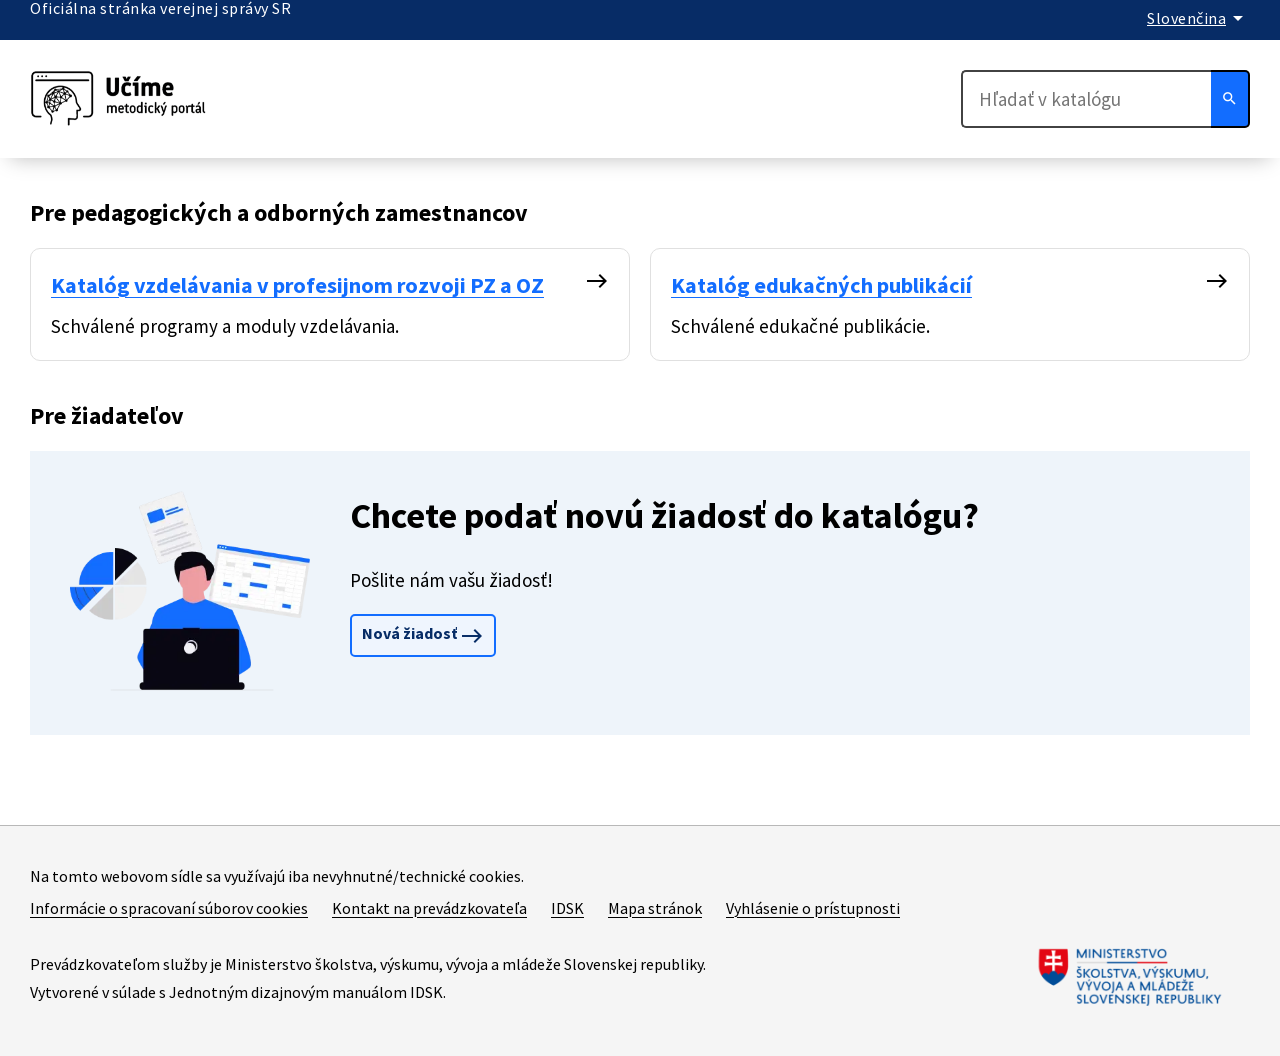
<file: index.html>
<!DOCTYPE html>
<html lang="sk" class="govuk-template">
<head>
  <meta charset="utf-8">
  <title>Katalógy — MŠVVaM SR</title>
  <meta name="viewport" content="width=device-width, initial-scale=1, viewport-fit=cover">
  <meta name="theme-color" content="#0b0c0c">
  <link rel="icon" sizes="48x48" href="idsk/assets/images/favicon.ico">
  <link rel="icon" sizes="any" href="idsk/assets/images/favicon.svg" type="image/svg+xml">
  <link rel="stylesheet" href="idsk/frontend.min.css">
  <link rel="stylesheet" href="css/site.css">
</head>
<body class="govuk-template__body">
  <script>document.body.className += ' js-enabled' + ('noModule' in HTMLScriptElement.prototype ? ' govuk-frontend-supported' : '');</script>
  <a class="app-skip-link" href="#main-content" data-i18n>Preskočiť na hlavný obsah</a>

  <div id="app-header"></div>

  <div class="govuk-width-container">
    <main class="govuk-main-wrapper" id="main-content">

      <h2 class="govuk-heading-m" data-i18n>Pre pedagogických a odborných zamestnancov</h2>

      <div class="app-signposts">
        <a class="govuk-signpost govuk-signpost__card govuk-signpost__link" href="katalog-vzdelavania">
          <div class="govuk-signpost__container">
            <div>
              <h3 class="govuk-signpost__title" data-i18n>Katalóg vzdelávania v profesijnom rozvoji PZ a OZ</h3>
              <p class="govuk-signpost__description" data-i18n>Schválené programy a moduly vzdelávania.</p>
            </div>
            <div class="govuk-signpost__arrow-icon">
              <span class="material-icons" aria-hidden="true">east</span>
            </div>
          </div>
        </a>

        <a class="govuk-signpost govuk-signpost__card govuk-signpost__link" href="katalog-ep">
          <div class="govuk-signpost__container">
            <div>
              <h3 class="govuk-signpost__title" data-i18n>Katalóg edukačných publikácií</h3>
              <p class="govuk-signpost__description" data-i18n>Schválené edukačné publikácie.</p>
            </div>
            <div class="govuk-signpost__arrow-icon">
              <span class="material-icons" aria-hidden="true">east</span>
            </div>
          </div>
        </a>
      </div>

      <h2 class="govuk-heading-m" data-i18n>Pre žiadateľov</h2>

      <div class="app-hero">
        <div class="app-hero__illustration" aria-hidden="true">
          <img src="img/ziadost-illustration.png" alt="" width="240" height="200">
        </div>
        <div>
          <h2 class="govuk-heading-l" data-i18n>Chcete podať novú žiadosť do katalógu?</h2>
          <p class="govuk-body" data-i18n>Pošlite nám vašu žiadosť!</p>
          <a class="govuk-button govuk-button--sec" href="https://katalogy.egrant.sk/" role="button">
            <span data-i18n>Nová žiadosť</span>&nbsp;<span class="material-icons" aria-hidden="true">east</span>
          </a>
        </div>
      </div>

    </main>
  </div>

  <div id="app-footer"></div>

  <script src="js/i18n.js"></script>
  <script src="js/config.js"></script>
  <script type="module" src="js/common.js"></script>
</body>
</html>
</file>
<file: css/site.css>
/* Doplnkové štýly nad rámec IDSK (logo, katalógové zoznamy, filtre, banner) */

/* ---------- Typografia ---------- */
body,
body input,
body select,
body button,
body textarea,
.govuk-link {
  font-family: "Source Sans Pro", arial, sans-serif;
}

/* ---------- Prístupnosť: skok na obsah ---------- */
.app-skip-link {
  position: absolute;
  left: -9999px;
  top: 0;
  z-index: 100;
  padding: 10px 16px;
  background: #ffdd00;
  color: #0b0c0c;
  text-decoration: underline;
}
.app-skip-link:focus {
  left: 0;
}

/* ---------- Horný modrý pruh ---------- */
.app-topbar__text {
  color: #fff;
  font-size: 1rem;
  font-weight: 400;
}

/* ---------- Logo v hlavičke a pätičke ---------- */
.app-logo {
  display: inline-flex;
  align-items: center;
  text-decoration: none;
}
.app-logo__img {
  display: block;
  height: 56px;
  width: auto;
  max-width: 100%;
}
.app-footer__logo {
  display: block;
  height: 60px;
  width: auto;
  max-width: 100%;
}

/* ---------- Úvodná stránka ---------- */
.app-signposts {
  display: grid;
  grid-template-columns: 1fr 1fr;
  gap: 20px;
  margin-bottom: 40px;
}
@media (max-width: 640px) {
  .app-signposts { grid-template-columns: 1fr; }
}

.app-hero {
  display: flex;
  align-items: center;
  gap: 40px;
  background: #eef4fa;
  padding: 40px;
  margin: 20px 0 50px;
}
.app-hero__illustration { flex: 0 0 auto; }
@media (max-width: 640px) {
  .app-hero { flex-direction: column; padding: 25px; gap: 20px; }
}

/* ---------- Panel nástrojov zoznamu ---------- */
.app-toolbar {
  display: flex;
  align-items: center;
  gap: 16px;
  margin: 0 0 20px;
}
@media (max-width: 900px) {
  .app-toolbar { flex-wrap: wrap; }
}
@media (max-width: 640px) {
  .app-search { flex: 1 1 100%; min-width: 0; }
  .app-toolbar__spacer { display: none; }
  .app-toolbar .govuk-button { flex: 1 1 auto; justify-content: center; }
  .app-logo__img { height: 42px; }
  .app-result { padding: 16px; }
  .app-result__head { flex-wrap: wrap; }
}

/* Vyhľadávacie pole s ikonou vnútri */
.app-search { position: relative; flex: 0 1 320px; min-width: 200px; }
.app-search__icon {
  position: absolute;
  z-index: 1;
  left: 12px;
  top: 50%;
  transform: translateY(-50%);
  font-size: 20px;
  color: #0b0c0c;
  pointer-events: none;
}
.app-search .govuk-input {
  height: 44px;
  margin: 0;
  padding-left: 42px;
  border: 2px solid #0b0c0c;
}

/* Tlačidlá v paneli — biele s modrým rámom (IDSK sekundárne tlačidlo) */
.app-toolbar .govuk-button {
  display: inline-flex;
  align-items: center;
  gap: 6px;
  height: 44px;
  margin: 0;
  background-color: #fff;
  white-space: nowrap;
}
.app-toolbar .govuk-button .material-icons { font-size: 20px; }

.app-toolbar__sort {
  display: inline-flex;
  align-items: center;
  gap: 8px;
  margin: 0;
  white-space: nowrap;
  color: #0b0c0c;
}
.app-toolbar__sort-label { margin: 0; }
.app-toolbar__sort .govuk-select {
  -webkit-appearance: none;
  appearance: none;
  border: 0;
  padding: 0;
  height: auto;
  background: transparent;
  color: #126dff;
  font-weight: 600;
  cursor: pointer;
}
.app-toolbar__sort .govuk-select:focus { outline: 3px solid #ffdd00; }

.app-toolbar__spacer { flex: 1 1 auto; }

.app-filter-panel {
  border: 1px solid #e0e0e0;
  border-radius: 8px;
  padding: 20px 24px;
  margin-bottom: 24px;
}
.app-filter-panel__title { margin-bottom: 16px; }
.app-filters {
  display: grid;
  grid-template-columns: repeat(auto-fit, minmax(220px, 1fr));
  gap: 16px 20px;
  align-items: end;
}
.app-filter { margin-bottom: 0; }
.app-filter .govuk-label { margin-bottom: 4px; font-weight: 700; }
.app-filter .govuk-select { width: 100%; }
.app-filters__actions { grid-column: 1 / -1; }
.app-filters__actions .govuk-button { margin: 0; }

.app-count { color: #505a5f; margin: 0 0 16px; }

/* ---------- Výsledky ---------- */
.app-result {
  border: 1px solid #e0e0e0;
  border-radius: 8px;
  background: #fff;
  padding: 20px 24px;
  margin-bottom: 16px;
}
.app-result__head {
  display: flex;
  align-items: flex-start;
  justify-content: space-between;
  gap: 16px;
}
.app-result__title { margin: 0 0 12px; }
.app-result__title a { font-size: 1.2rem; font-weight: 700; }
.app-result__desc {
  margin: 0 0 12px;
  display: -webkit-box;
  -webkit-line-clamp: 3;
  -webkit-box-orient: vertical;
  overflow: hidden;
}

.app-meta {
  display: flex;
  flex-wrap: wrap;
  gap: 6px 24px;
  margin: 0;
  color: #0b0c0c;
}
.app-meta__item {
  display: inline-flex;
  align-items: center;
  gap: 6px;
  font-size: 1rem;
}
.app-meta__item .material-icons { font-size: 18px; color: #505a5f; }

.app-chips { display: flex; flex-wrap: wrap; gap: 8px; margin: 12px 0 0; }
.app-chip {
  display: inline-block;
  border: 1px solid #126dff;
  border-radius: 4px;
  color: #126dff;
  background: #fff;
  font-size: 0.85rem;
  padding: 2px 8px;
  white-space: nowrap;
}
.app-stars { color: #ffa000; display: inline-flex; }
.app-stars .material-icons { font-size: 20px; }
.app-stars__label { color: #505a5f; margin-left: 6px; white-space: nowrap; }

/* ---------- Detail ---------- */
.app-detail-card {
  border: 1px solid #e0e0e0;
  border-radius: 8px;
  background: #fff;
  padding: 24px 28px;
  margin-bottom: 24px;
}
.app-detail-card__title { margin: 0 0 8px; }
.app-detail-row {
  display: grid;
  grid-template-columns: minmax(200px, 300px) 1fr;
  gap: 8px 24px;
  align-items: baseline;
  padding: 14px 0;
  border-bottom: 1px solid #eeeeee;
}
.app-detail-row:last-child { border-bottom: 0; }
.app-detail-row__label {
  color: #0b0c0c;
  font-size: 1.05rem;
}
.app-detail-row__value {
  font-size: 1.05rem;
  color: #0b0c0c;
}
.app-pills { display: flex; flex-wrap: wrap; gap: 10px; margin: 0; }
.app-pill {
  display: inline-block;
  background: #f3f2f1;
  border-radius: 999px;
  padding: 6px 16px;
  font-size: 1rem;
  color: #0b0c0c;
  white-space: nowrap;
}
@media (max-width: 640px) {
  .app-detail-row { grid-template-columns: 1fr; gap: 2px; padding: 10px 0; }
  .app-detail-card { padding: 16px; }
}
.app-detail-table .govuk-table__header { width: 40%; }
.app-back-link {
  display: inline-flex;
  align-items: center;
  gap: 4px;
  margin-bottom: 20px;
}
.app-back-link .material-icons { font-size: 18px; }

/* ---------- Pätička ---------- */
.app-footer__cookies { margin-bottom: 8px; }
.app-footer__links {
  list-style: none;
  display: flex;
  flex-wrap: wrap;
  gap: 8px 24px;
  margin: 0 0 24px;
  padding: 0;
}
.app-footer__ministry {
  display: inline-block;
  border-left: 3px solid #0b0c0c;
  padding-left: 12px;
  font-size: 0.85rem;
  font-weight: 700;
  text-transform: uppercase;
  line-height: 1.4;
}
</file>
<file: idsk/frontend.min.css>
@charset "UTF-8";:root{--govuk-frontend-version:"3.0.0-beta.0";--govuk-frontend-breakpoint-mobile:20rem;--govuk-frontend-breakpoint-tablet:40.0625rem;--govuk-frontend-breakpoint-desktop:48.0625rem}.govuk-link,.idsk-link-caption,.idsk-link-l,.idsk-link-m,.idsk-link-s{font-family:Source Sans Pro,arial,sans-serif;-webkit-font-smoothing:antialiased;-moz-osx-font-smoothing:grayscale;text-decoration:underline;text-decoration-thickness:max(1px,.0625rem);text-underline-offset:.1578em}
/*! Copyright (c) 2011 by Margaret Calvert & Henrik Kubel. All rights reserved. The font has been customised for exclusive use on gov.uk. This cut is not commercially available. */@font-face{font-family:Source Sans Pro;font-style:normal;font-weight:400;src:url(assets/fonts/SourceSansPro-Regular.woff2) format("woff2"),url(assets/fonts/SourceSansPro-Regular.woff) format("woff");font-display:fallback}@font-face{font-family:Source Sans Pro;font-style:normal;font-weight:700;src:url(assets/fonts/SourceSansPro-Bold.woff2) format("woff2"),url(assets/fonts/SourceSansPro-Bold.woff) format("woff");font-display:fallback}@font-face{font-family:Source Sans Pro;font-style:normal;font-weight:900;src:url(assets/fonts/SourceSansPro-Black.woff2) format("woff2"),url(assets/fonts/SourceSansPro-Black.woff) format("woff");font-display:fallback}@media print{.govuk-link,.idsk-link-caption,.idsk-link-l,.idsk-link-m,.idsk-link-s{font-family:sans-serif}}.govuk-link:hover,.idsk-link-caption:hover,.idsk-link-l:hover,.idsk-link-m:hover,.idsk-link-s:hover{text-decoration-thickness:max(3px,.1875rem,.12em);-webkit-text-decoration-skip-ink:none;text-decoration-skip-ink:none;-webkit-text-decoration-skip:none;text-decoration-skip:none}.govuk-link:focus,.idsk-link-caption:focus,.idsk-link-l:focus,.idsk-link-m:focus,.idsk-link-s:focus{z-index:1;border-radius:5px;outline:3px solid #d96e00;outline-offset:3px;-webkit-box-decoration-break:clone;box-decoration-break:clone}.govuk-link:link,.idsk-link-caption:link,.idsk-link-l:link,.idsk-link-m:link,.idsk-link-s:link{color:#126dff}.govuk-link:visited,.idsk-link-caption:visited,.idsk-link-l:visited,.idsk-link-m:visited,.idsk-link-s:visited{color:#4c2c92}.govuk-link:hover,.idsk-link-caption:hover,.idsk-link-l:hover,.idsk-link-m:hover,.idsk-link-s:hover{color:#072c66}.govuk-link:active,.govuk-link:focus,.idsk-link-caption:active,.idsk-link-caption:focus,.idsk-link-l:active,.idsk-link-l:focus,.idsk-link-m:active,.idsk-link-m:focus,.idsk-link-s:active,.idsk-link-s:focus{color:#000}@media print{[href^="/"].govuk-link:after,[href^="/"].idsk-link-caption:after,[href^="/"].idsk-link-l:after,[href^="/"].idsk-link-m:after,[href^="/"].idsk-link-s:after,[href^="http://"].govuk-link:after,[href^="http://"].idsk-link-caption:after,[href^="http://"].idsk-link-l:after,[href^="http://"].idsk-link-m:after,[href^="http://"].idsk-link-s:after,[href^="https://"].govuk-link:after,[href^="https://"].idsk-link-caption:after,[href^="https://"].idsk-link-l:after,[href^="https://"].idsk-link-m:after,[href^="https://"].idsk-link-s:after{content:" (" attr(href) ")";font-size:90%;word-wrap:break-word}}.idsk-link-l{font-size:19px;letter-spacing:.5px;line-height:28px}@media (min-width:40.0625em){.idsk-link-l{font-size:24px;line-height:36px}}.idsk-link-m{font-size:16px;letter-spacing:.5px;line-height:28px}@media (min-width:40.0625em){.idsk-link-m{font-size:19px}}.idsk-link-s{font-size:14px;letter-spacing:.5px;line-height:20px}@media (min-width:40.0625em){.idsk-link-s{font-size:16px;letter-spacing:.1px;line-height:28px}}.idsk-link-caption{font-size:12px;letter-spacing:0;line-height:16px}@media (max-width:40.0625em){.idsk-link-caption{letter-spacing:.4px}}.govuk-link--muted:link,.govuk-link--muted:visited{color:#757575}.govuk-link--muted:active,.govuk-link--muted:focus,.govuk-link--muted:hover,.govuk-link--text-colour:link,.govuk-link--text-colour:visited{color:#000}@media print{.govuk-link--text-colour:link,.govuk-link--text-colour:visited{color:#000}}.govuk-link--text-colour:hover{color:rgba(0,0,0,.99)}.govuk-link--text-colour:active,.govuk-link--text-colour:focus{color:#000}@media print{.govuk-link--text-colour:active,.govuk-link--text-colour:focus{color:#000}}.govuk-link--inverse:link,.govuk-link--inverse:visited{color:#fff}.govuk-link--inverse:active,.govuk-link--inverse:hover{color:hsla(0,0%,100%,.99)}.govuk-link--inverse:focus{z-index:1;border-radius:5px;outline:3px solid #d96e00;outline-offset:3px;-webkit-box-decoration-break:clone;box-decoration-break:clone;outline-color:#fff}.govuk-link--no-underline:not(:hover):not(:active){text-decoration:none}.govuk-link--no-visited-state:link,.govuk-link--no-visited-state:visited{color:#126dff}.govuk-link--no-visited-state:hover{color:#072c66}.govuk-link--no-visited-state:active,.govuk-link--no-visited-state:focus{color:#000}.govuk-link-image{display:inline-block;line-height:0;text-decoration:none}.govuk-link-image:focus{z-index:1;border-radius:5px;outline:3px solid #d96e00;outline-offset:3px;-webkit-box-decoration-break:clone;box-decoration-break:clone}.govuk-list{font-family:Source Sans Pro,arial,sans-serif;-webkit-font-smoothing:antialiased;-moz-osx-font-smoothing:grayscale;font-weight:400;font-size:1rem;line-height:1.5;color:#000;margin-top:0;margin-bottom:15px;padding-left:0;list-style-type:none}@media print{.govuk-list{font-family:sans-serif}}@media (min-width:40.0625em){.govuk-list{font-size:1.1875rem;line-height:1.4736842105}}@media print{.govuk-list{font-size:14pt;line-height:1.15;color:#000}}@media (min-width:40.0625em){.govuk-list{margin-bottom:20px}}.govuk-list .govuk-list{margin-top:10px}.govuk-list>li{margin-bottom:5px}.govuk-list--bullet{padding-left:20px;list-style-type:disc}.govuk-list--number{padding-left:20px;list-style-type:decimal}.govuk-list--bullet>li,.govuk-list--number>li{margin-bottom:0}@media (min-width:40.0625em){.govuk-list--bullet>li,.govuk-list--number>li{margin-bottom:5px}}.govuk-list--spaced>li{margin-bottom:10px}@media (min-width:40.0625em){.govuk-list--spaced>li{margin-bottom:15px}}.font-bold{font-weight:700}.govuk-heading-xl{color:#000;font-family:Source Sans Pro,arial,sans-serif;-webkit-font-smoothing:antialiased;-moz-osx-font-smoothing:grayscale;font-weight:900;font-size:2rem;line-height:1.09375;display:block;margin-top:0;margin-bottom:30px}@media print{.govuk-heading-xl{color:#000;font-family:sans-serif}}@media (min-width:40.0625em){.govuk-heading-xl{font-size:3rem;line-height:1.0416666667}}@media print{.govuk-heading-xl{font-size:32pt;line-height:1.15}}@media (min-width:40.0625em){.govuk-heading-xl{margin-bottom:50px}}.govuk-heading-l{color:#000;font-family:Source Sans Pro,arial,sans-serif;-webkit-font-smoothing:antialiased;-moz-osx-font-smoothing:grayscale;font-weight:700;font-size:1.5rem;line-height:1.0416666667;display:block;margin-top:0;margin-bottom:20px}@media print{.govuk-heading-l{color:#000;font-family:sans-serif}}@media (min-width:40.0625em){.govuk-heading-l{font-size:2.25rem;line-height:1.1111111111}}@media print{.govuk-heading-l{font-size:24pt;line-height:1.05}}@media (min-width:40.0625em){.govuk-heading-l{margin-bottom:30px}}.govuk-heading-m{color:#000;font-family:Source Sans Pro,arial,sans-serif;-webkit-font-smoothing:antialiased;-moz-osx-font-smoothing:grayscale;font-weight:700;font-size:1.125rem;line-height:1.1111111111;display:block;margin-top:0;margin-bottom:15px}@media print{.govuk-heading-m{color:#000;font-family:sans-serif}}@media (min-width:40.0625em){.govuk-heading-m{font-size:1.5rem;line-height:1.25}}@media print{.govuk-heading-m{font-size:18pt;line-height:1.15}}@media (min-width:40.0625em){.govuk-heading-m{margin-bottom:20px}}.govuk-heading-s{color:#000;font-family:Source Sans Pro,arial,sans-serif;-webkit-font-smoothing:antialiased;-moz-osx-font-smoothing:grayscale;font-weight:700;font-size:1.1875rem;line-height:1.2631578947;display:block;margin-top:0;letter-spacing:.15px;margin-bottom:15px}@media print{.govuk-heading-s{color:#000;font-family:sans-serif}}@media (min-width:40.0625em){.govuk-heading-s{font-size:1.25rem;line-height:1.3;margin-bottom:20px}}.idsk-subtitle{font-family:Source Sans Pro,arial,sans-serif;font-size:19px;letter-spacing:.5px;line-height:28px}@media (min-width:40.0625em){.idsk-subtitle{font-size:24px;letter-spacing:.15px;line-height:36px}}.idsk-caption{color:#000;font-family:Source Sans Pro,arial,sans-serif;-webkit-font-smoothing:antialiased;-moz-osx-font-smoothing:grayscale;font-weight:400;font-size:.75rem;line-height:1.6666666667}@media print{.idsk-caption{font-family:sans-serif}}@media (min-width:40.0625em){.idsk-caption{font-size:.75rem;line-height:1.6666666667}}@media print{.idsk-caption{font-size:12pt;line-height:1}}.idsk-text-button{font-family:Source Sans Pro,arial,sans-serif;-webkit-font-smoothing:antialiased;-moz-osx-font-smoothing:grayscale;font-weight:400;font-size:.875rem;line-height:1.1428571429}@media print{.idsk-text-button{font-family:sans-serif}}@media (min-width:40.0625em){.idsk-text-button{font-size:1rem;line-height:1.25}}@media print{.idsk-text-button{font-size:14pt;line-height:1.2}}.idsk-required{font-family:Source Sans Pro,arial,sans-serif;-webkit-font-smoothing:antialiased;-moz-osx-font-smoothing:grayscale;font-weight:700;font-size:1rem;line-height:1.5;color:#c3112b}@media print{.idsk-required{font-family:sans-serif}}@media (min-width:40.0625em){.idsk-required{font-size:1.1875rem;line-height:1.4736842105}}@media print{.idsk-required{font-size:14pt;line-height:1.15}}.idsk-not-required{color:#757575}.govuk-caption-xl{font-family:Source Sans Pro,arial,sans-serif;-webkit-font-smoothing:antialiased;-moz-osx-font-smoothing:grayscale;font-weight:400;font-size:1.125rem;line-height:1.1111111111;display:block;margin-bottom:5px;color:#757575}@media print{.govuk-caption-xl{font-family:sans-serif}}@media (min-width:40.0625em){.govuk-caption-xl{font-size:1.6875rem;line-height:1.1111111111}}@media print{.govuk-caption-xl{font-size:18pt;line-height:1.15}}.govuk-caption-l{font-family:Source Sans Pro,arial,sans-serif;-webkit-font-smoothing:antialiased;-moz-osx-font-smoothing:grayscale;font-weight:400;font-size:1.125rem;line-height:1.1111111111;display:block;margin-bottom:5px;color:#757575}@media print{.govuk-caption-l{font-family:sans-serif}}@media (min-width:40.0625em){.govuk-caption-l{font-size:1.5rem;line-height:1.25}}@media print{.govuk-caption-l{font-size:18pt;line-height:1.15}}@media (min-width:40.0625em){.govuk-caption-l{margin-bottom:0}}.govuk-caption-m{font-family:Source Sans Pro,arial,sans-serif;-webkit-font-smoothing:antialiased;-moz-osx-font-smoothing:grayscale;font-weight:400;font-size:1rem;line-height:1.5;display:block;color:#757575}@media print{.govuk-caption-m{font-family:sans-serif}}@media (min-width:40.0625em){.govuk-caption-m{font-size:1.1875rem;line-height:1.4736842105}}@media print{.govuk-caption-m{font-size:14pt;line-height:1.15}}.govuk-body-l,.govuk-body-lead{color:#000;font-family:Source Sans Pro,arial,sans-serif;-webkit-font-smoothing:antialiased;-moz-osx-font-smoothing:grayscale;font-weight:400;font-size:1.125rem;line-height:1.1111111111;margin-top:0;margin-bottom:20px}@media print{.govuk-body-l,.govuk-body-lead{color:#000;font-family:sans-serif}}@media (min-width:40.0625em){.govuk-body-l,.govuk-body-lead{font-size:1.5rem;line-height:1.25}}@media print{.govuk-body-l,.govuk-body-lead{font-size:18pt;line-height:1.15}}@media (min-width:40.0625em){.govuk-body-l,.govuk-body-lead{margin-bottom:30px}}.govuk-body,.govuk-body-m{color:#000;font-family:Source Sans Pro,arial,sans-serif;-webkit-font-smoothing:antialiased;-moz-osx-font-smoothing:grayscale;font-weight:400;font-size:1rem;line-height:1.5;margin-top:0;margin-bottom:15px}@media print{.govuk-body,.govuk-body-m{color:#000;font-family:sans-serif}}@media (min-width:40.0625em){.govuk-body,.govuk-body-m{font-size:1.1875rem;line-height:1.4736842105}}@media print{.govuk-body,.govuk-body-m{font-size:14pt;line-height:1.15}}@media (min-width:40.0625em){.govuk-body,.govuk-body-m{margin-bottom:20px}}.govuk-body-s{color:#000;font-family:Source Sans Pro,arial,sans-serif;-webkit-font-smoothing:antialiased;-moz-osx-font-smoothing:grayscale;font-weight:400;font-size:.875rem;line-height:1.1428571429;margin-top:0;margin-bottom:15px}@media print{.govuk-body-s{color:#000;font-family:sans-serif}}@media (min-width:40.0625em){.govuk-body-s{font-size:1rem;line-height:1.25}}@media print{.govuk-body-s{font-size:14pt;line-height:1.2}}@media (min-width:40.0625em){.govuk-body-s{margin-bottom:20px}}.govuk-body-xs{color:#000;font-family:Source Sans Pro,arial,sans-serif;-webkit-font-smoothing:antialiased;-moz-osx-font-smoothing:grayscale;font-weight:400;font-size:.75rem;line-height:1.25;margin-top:0;margin-bottom:15px}@media print{.govuk-body-xs{color:#000;font-family:sans-serif}}@media (min-width:40.0625em){.govuk-body-xs{font-size:.875rem;line-height:1.4285714286}}@media print{.govuk-body-xs{font-size:12pt;line-height:1.2}}@media (min-width:40.0625em){.govuk-body-xs{margin-bottom:20px}}.govuk-body-l+.govuk-heading-l,.govuk-body-lead+.govuk-heading-l{padding-top:5px}@media (min-width:40.0625em){.govuk-body-l+.govuk-heading-l,.govuk-body-lead+.govuk-heading-l{padding-top:10px}}.govuk-body+.govuk-heading-l,.govuk-body-m+.govuk-heading-l,.govuk-body-s+.govuk-heading-l,.govuk-list+.govuk-heading-l{padding-top:15px}@media (min-width:40.0625em){.govuk-body+.govuk-heading-l,.govuk-body-m+.govuk-heading-l,.govuk-body-s+.govuk-heading-l,.govuk-list+.govuk-heading-l{padding-top:20px}}.govuk-body+.govuk-heading-m,.govuk-body+.govuk-heading-s,.govuk-body-m+.govuk-heading-m,.govuk-body-m+.govuk-heading-s,.govuk-body-s+.govuk-heading-m,.govuk-body-s+.govuk-heading-s,.govuk-list+.govuk-heading-m,.govuk-list+.govuk-heading-s{padding-top:5px}@media (min-width:40.0625em){.govuk-body+.govuk-heading-m,.govuk-body+.govuk-heading-s,.govuk-body-m+.govuk-heading-m,.govuk-body-m+.govuk-heading-s,.govuk-body-s+.govuk-heading-m,.govuk-body-s+.govuk-heading-s,.govuk-list+.govuk-heading-m,.govuk-list+.govuk-heading-s{padding-top:10px}}.govuk-section-break{margin:0;border:0}.govuk-section-break--xl{margin-top:30px;margin-bottom:30px}@media (min-width:40.0625em){.govuk-section-break--xl{margin-top:50px;margin-bottom:50px}}.govuk-section-break--l{margin-top:20px;margin-bottom:20px}@media (min-width:40.0625em){.govuk-section-break--l{margin-top:30px;margin-bottom:30px}}.govuk-section-break--m{margin-top:15px;margin-bottom:15px}@media (min-width:40.0625em){.govuk-section-break--m{margin-top:20px;margin-bottom:20px}}.govuk-section-break--visible{border-bottom:1px solid #b1b4b6}.govuk-button-group{margin-bottom:5px;display:flex;flex-direction:column;align-items:center}@media (min-width:40.0625em){.govuk-button-group{margin-bottom:15px}}.govuk-button-group .govuk-link{font-family:Source Sans Pro,arial,sans-serif;-webkit-font-smoothing:antialiased;-moz-osx-font-smoothing:grayscale;font-weight:400;font-size:2.25rem;line-height:.5277777778;display:inline-block;max-width:100%;margin-top:5px;margin-bottom:20px;text-align:center}@media print{.govuk-button-group .govuk-link{font-family:sans-serif}}@media (min-width:40.0625em){.govuk-button-group .govuk-link{font-size:1.1875rem;line-height:1}}@media print{.govuk-button-group .govuk-link{font-size:14pt;line-height:19px}}.govuk-button-group .govuk-button{margin-bottom:17px}@media (min-width:40.0625em){.govuk-button-group{margin-right:-15px;flex-direction:row;flex-wrap:wrap;align-items:baseline}.govuk-button-group .govuk-button,.govuk-button-group .govuk-link{margin-right:15px}.govuk-button-group .govuk-link{text-align:left}}.govuk-form-group{margin-bottom:20px}.govuk-form-group:after{content:"";display:block;clear:both}@media (min-width:40.0625em){.govuk-form-group{margin-bottom:30px}}.govuk-form-group .govuk-form-group:last-of-type{margin-bottom:0}.govuk-form-group--error{padding-left:15px;border-left:5px solid #c3112b}.govuk-form-group--error .govuk-form-group{padding:0;border:0}.govuk-grid-row{margin-right:-15px;margin-left:-15px}.govuk-grid-row:after{content:"";display:block;clear:both}.govuk-grid-column-one-quarter{box-sizing:border-box;width:100%;padding:0 15px}@media (min-width:40.0625em){.govuk-grid-column-one-quarter{width:25%;float:left}}.govuk-grid-column-one-third{box-sizing:border-box;width:100%;padding:0 15px}@media (min-width:40.0625em){.govuk-grid-column-one-third{width:33.3333333333%;float:left}}.govuk-grid-column-one-half{box-sizing:border-box;width:100%;padding:0 15px}@media (min-width:40.0625em){.govuk-grid-column-one-half{width:50%;float:left}}.govuk-grid-column-two-thirds{box-sizing:border-box;width:100%;padding:0 15px}@media (min-width:40.0625em){.govuk-grid-column-two-thirds{width:66.6666666667%;float:left}}.govuk-grid-column-three-quarters{box-sizing:border-box;width:100%;padding:0 15px}@media (min-width:40.0625em){.govuk-grid-column-three-quarters{width:75%;float:left}}.govuk-grid-column-full{box-sizing:border-box;width:100%;padding:0 15px}@media (min-width:40.0625em){.govuk-grid-column-full{width:100%;float:left}}.govuk-grid-column-one-quarter-from-desktop{box-sizing:border-box;padding:0 15px}@media (min-width:48.0625em){.govuk-grid-column-one-quarter-from-desktop{width:25%;float:left}}.govuk-grid-column-one-third-from-desktop{box-sizing:border-box;padding:0 15px}@media (min-width:48.0625em){.govuk-grid-column-one-third-from-desktop{width:33.3333333333%;float:left}}.govuk-grid-column-one-half-from-desktop{box-sizing:border-box;padding:0 15px}@media (min-width:48.0625em){.govuk-grid-column-one-half-from-desktop{width:50%;float:left}}.govuk-grid-column-two-thirds-from-desktop{box-sizing:border-box;padding:0 15px}@media (min-width:48.0625em){.govuk-grid-column-two-thirds-from-desktop{width:66.6666666667%;float:left}}.govuk-grid-column-three-quarters-from-desktop{box-sizing:border-box;padding:0 15px}@media (min-width:48.0625em){.govuk-grid-column-three-quarters-from-desktop{width:75%;float:left}}.govuk-grid-column-full-from-desktop{box-sizing:border-box;padding:0 15px}@media (min-width:48.0625em){.govuk-grid-column-full-from-desktop{width:100%;float:left}}.govuk-main-wrapper{display:block;padding-top:20px;padding-bottom:20px}@media (min-width:40.0625em){.govuk-main-wrapper{padding-top:40px;padding-bottom:40px}}.govuk-main-wrapper--auto-spacing:first-child,.govuk-main-wrapper--l{padding-top:30px}@media (min-width:40.0625em){.govuk-main-wrapper--auto-spacing:first-child,.govuk-main-wrapper--l{padding-top:50px}}.govuk-template{background-color:#e0e0e0;-webkit-text-size-adjust:100%;-moz-text-size-adjust:100%;text-size-adjust:100%}@supports ((position:-webkit-sticky) or (position:sticky)){.govuk-template{scroll-padding-top:60px}.govuk-template:not(:has(.govuk-exit-this-page)){scroll-padding-top:0}}@media screen{.govuk-template{overflow-y:scroll}}.govuk-template__body{margin:0;background-color:#fff}.govuk-width-container{max-width:1440px;margin-right:15px;margin-left:15px}@supports (margin:max(calc(0px))){.govuk-width-container{margin-right:max(15px,calc(15px + env(safe-area-inset-right)));margin-left:max(15px,calc(15px + env(safe-area-inset-left)))}}@media (min-width:40.0625em){.govuk-width-container{margin-right:30px;margin-left:30px}@supports (margin:max(calc(0px))){.govuk-width-container{margin-right:max(30px,calc(15px + env(safe-area-inset-right)));margin-left:max(30px,calc(15px + env(safe-area-inset-left)))}}}@media (min-width:1500px){.govuk-width-container{margin-right:auto;margin-left:auto}@supports (margin:max(calc(0px))){.govuk-width-container{margin-right:auto;margin-left:auto}}}@font-face{font-family:Material Icons;font-style:normal;font-weight:400;font-display:block;src:url(assets/fonts/material-icon/material-icons.woff2) format("woff2"),url(assets/fonts/material-icon/material-icons.woff) format("woff")}.material-icons{font-family:Material Icons,sans-serif;font-feature-settings:"liga"}@font-face{font-family:Material Icons Outlined;font-style:normal;font-weight:400;font-display:block;src:url(assets/fonts/material-icon/material-icons-outlined.woff2) format("woff2"),url(assets/fonts/material-icon/material-icons-outlined.woff) format("woff")}.material-icons,.material-icons-outlined{display:inline-block;font-size:24px;font-style:normal;font-weight:400;letter-spacing:normal;line-height:1;text-rendering:optimizelegibility;text-transform:none;word-wrap:normal;white-space:nowrap;direction:ltr;-webkit-font-smoothing:antialiased;-moz-osx-font-smoothing:grayscale}.material-icons-outlined{font-family:Material Icons Outlined,sans-serif;font-feature-settings:"liga"}@media (min-width:48.0625em){.desktop-hidden{display:none!important}}@media (max-width:48.0525em){.mobile-hidden{display:none!important}}.hide{display:none!important}.idsk-shadow-large{box-shadow:0 24px 40px 0 #bdbdbd}.idsk-shadow-medium{box-shadow:0 12px 32px 0 #bdbdbd}.idsk-shadow-small{box-shadow:0 4px 8px 0 #bdbdbd}.idsk-shadow-dialog{box-shadow:0 -8px 44px -10px #bdbdbd}.idsk-shadow-head{box-shadow:0 10px 20px -10px #bdbdbd}.govuk-accordion{margin-bottom:20px}@media (min-width:40.0625em){.govuk-accordion{margin-bottom:30px}}.govuk-accordion .govuk-accordion__controls .govuk-button{margin-bottom:5px}.govuk-accordion__section{margin-bottom:10px;padding-top:15px;border:1px solid #e0e0e0;border-radius:10px;background-color:#fafafa}.govuk-accordion__section-heading{margin-top:0;margin-bottom:0;padding-top:15px;padding-bottom:15px}.govuk-accordion__section-button{font-family:Source Sans Pro,arial,sans-serif;-webkit-font-smoothing:antialiased;-moz-osx-font-smoothing:grayscale;font-weight:700;font-size:1.125rem;line-height:1.1111111111;color:#000;display:block;margin-bottom:0;padding-top:15px}@media print{.govuk-accordion__section-button{font-family:sans-serif}}@media (min-width:40.0625em){.govuk-accordion__section-button{font-size:1.5rem;line-height:1.25}}@media print{.govuk-accordion__section-button{font-size:18pt;line-height:1.15;color:#000}}@media (max-width:48.0525em){.govuk-accordion__section-button{line-height:36px}}.govuk-accordion__section-content>:last-child{margin-bottom:0}.govuk-frontend-supported .govuk-accordion__section{padding-top:0}.govuk-frontend-supported .govuk-accordion__section-content{display:none;border-radius:5px;padding:15px 30px 30px}.govuk-frontend-supported .govuk-accordion__section-content[hidden]{padding-top:0;padding-bottom:0}@supports (content-visibility:hidden){.govuk-frontend-supported .govuk-accordion__section-content[hidden]{content-visibility:hidden;display:inherit}}.govuk-frontend-supported .govuk-accordion__section--expanded .govuk-accordion__section-content{display:block}.govuk-frontend-supported .govuk-accordion__section-header{padding:30px 20px 30px 30px;border-bottom:1px solid transparent;cursor:pointer}.govuk-frontend-supported .govuk-accordion__section-header:hover{position:relative;border-radius:10px;box-shadow:0 0 0 3px #757575}.govuk-frontend-supported .govuk-accordion__section-header:hover .govuk-accordion__section-heading .govuk-accordion__section-button{text-decoration-thickness:3px}.govuk-frontend-supported .govuk-accordion__section-header:focus-within{z-index:1;border-radius:5px;outline:3px solid #d96e00;outline-offset:3px;-webkit-box-decoration-break:clone;box-decoration-break:clone;border-radius:10px}.govuk-frontend-supported .govuk-accordion__section-header.small{padding:15px 30px}.govuk-frontend-supported .govuk-accordion__section--expanded .govuk-accordion__section-header{border-bottom:1px solid #e0e0e0}.govuk-frontend-supported .govuk-accordion__section-heading{padding:0}.govuk-frontend-supported .govuk-accordion-nav__chevron{box-sizing:border-box;display:inline-block;position:relative;width:1.25rem;height:1.25rem;border:.0625rem solid;border-radius:50%;vertical-align:middle}.govuk-frontend-supported .govuk-accordion-nav__chevron:after{content:"";box-sizing:border-box;display:block;position:absolute;bottom:.3125rem;left:.375rem;width:.375rem;height:.375rem;transform:rotate(-45deg);border-top:.125rem solid;border-right:.125rem solid}.govuk-frontend-supported .govuk-accordion__section-button{display:flex;width:100%;padding:0;border:none;color:#000;background:none;text-decoration:underline;cursor:pointer;justify-content:space-between;-webkit-appearance:none;appearance:none}@media (min-width:40.0625em){.govuk-frontend-supported .govuk-accordion__section-button{margin-bottom:10px}}.govuk-frontend-supported .govuk-accordion__section-button:focus{outline:none}.govuk-frontend-supported .govuk-accordion__section-button::-moz-focus-inner{padding:0;border:0}.govuk-frontend-supported .govuk-accordion__section--expanded .govuk-accordion__section-button{border-bottom:0}.govuk-frontend-supported .govuk-accordion__section-heading-text,.govuk-frontend-supported .govuk-accordion__section-summary,.govuk-frontend-supported .govuk-accordion__section-toggle{margin-bottom:0}.govuk-frontend-supported .govuk-accordion__section-heading-text .govuk-accordion__section-heading-text-focus,.govuk-frontend-supported .govuk-accordion__section-summary .govuk-accordion__section-heading-text-focus,.govuk-frontend-supported .govuk-accordion__section-toggle .govuk-accordion__section-heading-text-focus{display:block;text-align:left}.govuk-frontend-supported .govuk-accordion__section-heading-text .govuk-accordion__section-summary,.govuk-frontend-supported .govuk-accordion__section-summary .govuk-accordion__section-summary,.govuk-frontend-supported .govuk-accordion__section-toggle .govuk-accordion__section-summary{margin-bottom:0}.govuk-frontend-supported .govuk-accordion__section-toggle{font-size:1rem;line-height:1.5;font-weight:400;color:#000}@media (min-width:40.0625em){.govuk-frontend-supported .govuk-accordion__section-toggle{font-size:1.1875rem;line-height:1.4736842105}}@media print{.govuk-frontend-supported .govuk-accordion__section-toggle{font-size:14pt;line-height:1.15}}@media screen and (forced-colors:active){.govuk-frontend-supported .govuk-accordion__section-button:hover .govuk-accordion-nav__chevron{background-color:transparent}.govuk-frontend-supported .govuk-accordion__section-button:focus .govuk-accordion-nav__chevron,.govuk-frontend-supported .govuk-accordion__section-button:focus .govuk-accordion__section-heading-text-focus{background:transparent;background-color:transparent}}@media (hover:none){.govuk-frontend-supported .govuk-accordion__section-header:hover{border-top-color:#b1b4b6;box-shadow:0 0 0 3px #757575}.govuk-frontend-supported .govuk-accordion__section-header:hover .govuk-accordion__section-button{border-top-color:#b1b4b6}}.govuk-breadcrumbs{font-family:Source Sans Pro,arial,sans-serif;-webkit-font-smoothing:antialiased;-moz-osx-font-smoothing:grayscale;font-weight:400;font-size:.875rem;line-height:1.1428571429;color:#000;margin-top:15px;margin-bottom:10px}@media print{.govuk-breadcrumbs{font-family:sans-serif}}@media (min-width:40.0625em){.govuk-breadcrumbs{font-size:1rem;line-height:1.25}}@media print{.govuk-breadcrumbs{font-size:14pt;line-height:1.2;color:#000}}.govuk-breadcrumbs__list{margin:0;padding:0;list-style-type:none}.govuk-breadcrumbs__list:after{content:"";display:block;clear:both}.govuk-breadcrumbs__list-item{display:inline-block;position:relative;margin-bottom:5px;margin-left:.625em;padding-left:.9784375em;float:left}.govuk-breadcrumbs__list-item:before{content:"";display:block;position:absolute;top:0;bottom:0;left:-.144375em;width:.4375em;height:.4375em;margin:auto 0;transform:rotate(45deg);border:solid;border-width:2px 2px 0 0;border-color:#000}@supports (border-width:max(0px)){.govuk-breadcrumbs__list-item:before{border-width:max(2px,.125em) max(2px,.125em) 0 0;font-size:max(16px,1em)}}.govuk-breadcrumbs__list-item:first-child{margin-left:0;padding-left:0}.govuk-breadcrumbs__list-item:first-child:before{content:none;display:none}.govuk-breadcrumbs__link{font-family:Source Sans Pro,arial,sans-serif;-webkit-font-smoothing:antialiased;-moz-osx-font-smoothing:grayscale;text-decoration:underline;text-decoration-thickness:max(1px,.0625rem);text-underline-offset:.1578em;padding:5px;border-radius:5px}@media print{.govuk-breadcrumbs__link{font-family:sans-serif}}.govuk-breadcrumbs__link:hover{text-decoration-thickness:max(3px,.1875rem,.12em);-webkit-text-decoration-skip-ink:none;text-decoration-skip-ink:none;-webkit-text-decoration-skip:none;text-decoration-skip:none}.govuk-breadcrumbs__link:link,.govuk-breadcrumbs__link:visited{color:#000}@media print{.govuk-breadcrumbs__link:link,.govuk-breadcrumbs__link:visited{color:#000}}.govuk-breadcrumbs__link:hover{color:rgba(0,0,0,.99)}.govuk-breadcrumbs__link:active,.govuk-breadcrumbs__link:focus{color:#000}@media print{.govuk-breadcrumbs__link:active,.govuk-breadcrumbs__link:focus{color:#000}}.govuk-breadcrumbs__link:hover{text-decoration-thickness:3px}.govuk-breadcrumbs__link:focus{z-index:1;border-radius:5px;outline:3px solid #d96e00;outline-offset:3px;-webkit-box-decoration-break:clone;box-decoration-break:clone}@media (max-width:40.0525em){.govuk-breadcrumbs--collapse-on-mobile .govuk-breadcrumbs__list-item{display:none}.govuk-breadcrumbs--collapse-on-mobile .govuk-breadcrumbs__list-item:first-child,.govuk-breadcrumbs--collapse-on-mobile .govuk-breadcrumbs__list-item:last-child{display:inline-block}.govuk-breadcrumbs--collapse-on-mobile .govuk-breadcrumbs__list-item:before{top:.375em;margin:0}.govuk-breadcrumbs--collapse-on-mobile .govuk-breadcrumbs__list{display:flex}}.govuk-breadcrumbs--inverse,.govuk-breadcrumbs--inverse .govuk-breadcrumbs__link:link,.govuk-breadcrumbs--inverse .govuk-breadcrumbs__link:visited{color:#fff}.govuk-breadcrumbs--inverse .govuk-breadcrumbs__link:active,.govuk-breadcrumbs--inverse .govuk-breadcrumbs__link:hover{color:hsla(0,0%,100%,.99)}.govuk-breadcrumbs--inverse .govuk-breadcrumbs__link:focus{z-index:1;border-radius:5px;outline:3px solid #d96e00;outline-offset:3px;-webkit-box-decoration-break:clone;box-decoration-break:clone;outline-color:#fff}.govuk-breadcrumbs--inverse .govuk-breadcrumbs__list-item:before{border-color:currentcolor}.govuk-button{font-family:Source Sans Pro,arial,sans-serif;-webkit-font-smoothing:antialiased;-moz-osx-font-smoothing:grayscale;font-weight:700;font-size:.875rem;line-height:1.3571428571;box-sizing:border-box;display:inline-block;position:relative;width:100%;margin:0 0 22px;padding:8px 10px 7px;border:2px solid transparent;border-radius:5px;color:#fff;background-color:#126dff;text-align:center;vertical-align:top;cursor:pointer;-webkit-appearance:none;appearance:none}@media print{.govuk-button{font-family:sans-serif}}@media (min-width:40.0625em){.govuk-button{font-size:1rem;line-height:1.1875}}@media print{.govuk-button{font-size:14pt;line-height:19px}}@media (min-width:40.0625em){.govuk-button{margin-bottom:32px}}.govuk-button>*{vertical-align:top}.govuk-button .material-icons{position:relative;vertical-align:top}.govuk-button .material-icons.rotate180{transform:rotateX(180deg)}@media (min-width:40.0625em){.govuk-button{width:auto}}.govuk-button:focus{z-index:10;z-index:1;border-radius:5px;outline:3px solid #d96e00;outline-offset:3px;-webkit-box-decoration-break:clone;box-decoration-break:clone}.govuk-button::-moz-focus-inner{padding:0;border:0}.govuk-button:before{content:"";display:block;position:absolute;top:-2px;right:-2px;bottom:-4px;left:-2px;background:transparent}.govuk-button:hover{box-shadow:0 0 0 3px #072c66}.govuk-button[disabled]{background-color:#9e9e9e;box-shadow:none;cursor:not-allowed}.govuk-button__basic:active{background-color:#072c66}.govuk-button__basic[disabled]{background-color:#9e9e9e;box-shadow:none;cursor:not-allowed}.govuk-button__success{background-color:#078814}.govuk-button__success:hover{box-shadow:0 0 0 3px #033608}.govuk-button__success:active{background:#033608}.govuk-button__warning{background-color:#c3112b}.govuk-button__warning:hover{box-shadow:0 0 0 3px #4e0711}.govuk-button__warning:active{background:#4e0711}.govuk-button--sec{border:2px solid #126dff;color:#072c66;background-color:#eff5fe;text-decoration:none}.govuk-button--sec:hover{box-shadow:0 0 0 3px #126dff}.govuk-button--sec:active{border-color:#072c66;background-color:#eff5fe}.govuk-button--sec:active:hover{box-shadow:0 0 0 3px #072c66}.govuk-button--sec[disabled]{border-color:#9e9e9e;outline:none;color:#9e9e9e;background:#f5f5f5;cursor:not-allowed}.govuk-button--sec[disabled]:hover{box-shadow:none}.govuk-button--sec__success{border-color:#078814;color:#033608;background:#ebf5ec}.govuk-button--sec__success:hover{box-shadow:0 0 0 3px #078814}.govuk-button--sec__success:active{border-color:#033608}.govuk-button--sec__success:active:hover{box-shadow:0 0 0 3px #033608}.govuk-button--sec__warning{border-color:#c3112b;color:#4e0711;background:#fbeef0}.govuk-button--sec__warning:hover{box-shadow:0 0 0 3px #c3112b}.govuk-button--sec__warning:active{border-color:#4e0711}.govuk-button--sec__warning:active:hover{box-shadow:0 0 0 3px #4e0711}.govuk-button--texted{border:none;color:#126dff;background-color:transparent;font-family:Source Sans Pro,arial,sans-serif;-webkit-font-smoothing:antialiased;-moz-osx-font-smoothing:grayscale;text-decoration:underline;text-decoration-thickness:max(1px,.0625rem);text-underline-offset:.1578em}@media print{.govuk-button--texted{font-family:sans-serif}}.govuk-button--texted:hover{text-decoration-thickness:max(3px,.1875rem,.12em);-webkit-text-decoration-skip-ink:none;text-decoration-skip-ink:none;-webkit-text-decoration-skip:none;text-decoration-skip:none}.govuk-button--texted:focus{z-index:1;border-radius:5px;outline:3px solid #d96e00;outline-offset:3px;-webkit-box-decoration-break:clone;box-decoration-break:clone}.govuk-button--texted:hover{color:#072c66;box-shadow:none}.govuk-button--texted__success{color:#078814}.govuk-button--texted__success:hover{color:#033608}.govuk-button--texted__warning{color:#c3112b}.govuk-button--texted__warning:hover{color:#4e0711}.govuk-button--texted[disabled]{outline:none;color:#9e9e9e;background:transparent;cursor:not-allowed}.govuk-button--texted[disabled]:hover{box-shadow:none;text-decoration-thickness:auto}.govuk-button--texted--inverse{border:none;color:#fff;background-color:transparent;letter-spacing:inherit}.govuk-button--texted--inverse>:not(.material-icons){text-decoration:underline}.govuk-button--texted--inverse:not([disabled]):hover{outline-color:#fff;background-color:transparent;box-shadow:none}.govuk-button--texted--inverse:focus{z-index:1;border-radius:5px;outline:3px solid #d96e00;outline-offset:3px;-webkit-box-decoration-break:clone;box-decoration-break:clone;outline-color:#fff}.govuk-button__large{padding:.75rem 1.25rem}.govuk-button--start{font-weight:700;font-size:1.125rem;line-height:1;display:inline-flex;min-height:auto;justify-content:center}@media (min-width:40.0625em){.govuk-button--start{font-size:1.5rem;line-height:1}}@media print{.govuk-button--start{font-size:18pt;line-height:1}}.govuk-button__start-icon{margin-left:5px;vertical-align:middle;flex-shrink:0;align-self:center;forced-color-adjust:auto}@media (min-width:48.0625em){.govuk-button__start-icon{margin-left:10px}}.idsk-card{font-family:Source Sans Pro,arial,sans-serif;-webkit-font-smoothing:antialiased;-moz-osx-font-smoothing:grayscale;font-weight:400;font-size:.875rem;line-height:1.5;padding:15px;display:grid;flex-direction:row;max-width:48rem;row-gap:1.25rem;column-gap:2rem;border:1px solid #e0e0e0;border-radius:.5rem;background-color:#fff}@media print{.idsk-card{font-family:sans-serif}}@media (min-width:40.0625em){.idsk-card{font-size:1rem;line-height:1.5}}@media print{.idsk-card{font-size:14pt;line-height:1.5}}@media (min-width:40.0625em){.idsk-card{padding:20px}}@media (min-width:48.0625em){.idsk-card{grid-template-columns:minmax(0,20rem) minmax(0,1fr)}}.idsk-card:hover{border-color:transparent;box-shadow:0 0 0 3px #757575}.idsk-card:hover .idsk-card__heading a{text-decoration-thickness:max(3px,.1875rem,.12em);-webkit-text-decoration-skip-ink:none;text-decoration-skip-ink:none;-webkit-text-decoration-skip:none;text-decoration-skip:none}.idsk-card--vertical{display:flex;flex-direction:column;column-gap:1.25rem}.idsk-card__image-wrapper{position:relative;aspect-ratio:3/2;overflow:hidden}.idsk-card__image-wrapper>*{position:absolute;top:0;width:100%;height:100%;object-fit:cover;object-position:center;-o-object-fit:cover;-o-object-position:center}.idsk-card__heading{font-family:Source Sans Pro,arial,sans-serif;-webkit-font-smoothing:antialiased;-moz-osx-font-smoothing:grayscale;font-weight:400;font-size:1.125rem;line-height:2.1875;font-weight:700}@media print{.idsk-card__heading{font-family:sans-serif}}@media (min-width:40.0625em){.idsk-card__heading{font-size:1.5rem;line-height:2.1875}}@media print{.idsk-card__heading{font-size:18pt;line-height:2.1875}}@media (max-width:40.0525em){.idsk-card__heading{font-family:Source Sans Pro,arial,sans-serif;-webkit-font-smoothing:antialiased;-moz-osx-font-smoothing:grayscale;font-weight:400;font-size:1.1875rem;line-height:1.625}}@media print and (max-width:40.0525em){.idsk-card__heading{font-family:sans-serif}}@media (max-width:40.0525em) and (min-width:40.0625em){.idsk-card__heading{font-size:1.25rem;line-height:1.625}}.idsk-card__heading h3{margin:0}@media (min-width:48.0625em){.idsk-card__description{font-family:Source Sans Pro,arial,sans-serif;-webkit-font-smoothing:antialiased;-moz-osx-font-smoothing:grayscale;font-weight:400;font-size:2.25rem;line-height:1.75;letter-spacing:.5}}@media print and (min-width:48.0625em){.idsk-card__description{font-family:sans-serif}}@media (min-width:48.0625em) and (min-width:40.0625em){.idsk-card__description{font-size:1.1875rem;line-height:1.75}}@media print and (min-width:48.0625em){.idsk-card__description{font-size:14pt;line-height:1.75}}.idsk-card__date-tags{letter-spacing:.5px}@media (max-width:40.0525em){.idsk-card__date-tags{font-family:Source Sans Pro,arial,sans-serif;-webkit-font-smoothing:antialiased;-moz-osx-font-smoothing:grayscale;font-weight:400;font-size:.75rem;line-height:1.25;letter-spacing:.1px}}@media print and (max-width:40.0525em){.idsk-card__date-tags{font-family:sans-serif}}@media (max-width:40.0525em) and (min-width:40.0625em){.idsk-card__date-tags{font-size:.875rem;line-height:1.25}}@media print and (max-width:40.0525em){.idsk-card__date-tags{font-size:12pt;line-height:1.25}}.govuk-error-message{font-family:Source Sans Pro,arial,sans-serif;-webkit-font-smoothing:antialiased;-moz-osx-font-smoothing:grayscale;font-weight:700;font-size:1rem;line-height:1.5;display:block;margin-top:0;margin-bottom:15px;clear:both;color:#c3112b}@media print{.govuk-error-message{font-family:sans-serif}}@media (min-width:40.0625em){.govuk-error-message{font-size:1.1875rem;line-height:1.4736842105}}@media print{.govuk-error-message{font-size:14pt;line-height:1.15}}.govuk-fieldset{min-width:0;margin:0;padding:0;border:0}.govuk-fieldset:after{content:"";display:block;clear:both}@supports not (caret-color:auto){.govuk-fieldset,x:-moz-any-link{display:table-cell}}.govuk-fieldset__legend{font-family:Source Sans Pro,arial,sans-serif;-webkit-font-smoothing:antialiased;-moz-osx-font-smoothing:grayscale;font-weight:400;font-size:1rem;line-height:1.5;color:#000;box-sizing:border-box;display:table;max-width:100%;margin-bottom:10px;padding:0;white-space:normal}@media print{.govuk-fieldset__legend{font-family:sans-serif}}@media (min-width:40.0625em){.govuk-fieldset__legend{font-size:1.1875rem;line-height:1.4736842105}}@media print{.govuk-fieldset__legend{font-size:14pt;line-height:1.15;color:#000}}.govuk-fieldset__legend--l,.govuk-fieldset__legend--m,.govuk-fieldset__legend--xl{font-weight:700;margin-bottom:15px}.govuk-fieldset__legend--xl{font-size:2rem;line-height:1.09375}@media (min-width:40.0625em){.govuk-fieldset__legend--xl{font-size:3rem;line-height:1.0416666667}}@media print{.govuk-fieldset__legend--xl{font-size:32pt;line-height:1.15}}.govuk-fieldset__legend--l{font-size:1.5rem;line-height:1.0416666667}@media (min-width:40.0625em){.govuk-fieldset__legend--l{font-size:2.25rem;line-height:1.1111111111}}@media print{.govuk-fieldset__legend--l{font-size:24pt;line-height:1.05}}.govuk-fieldset__legend--m{font-size:1.125rem;line-height:1.1111111111}@media (min-width:40.0625em){.govuk-fieldset__legend--m{font-size:1.5rem;line-height:1.25}}@media print{.govuk-fieldset__legend--m{font-size:18pt;line-height:1.15}}.govuk-fieldset__legend--s{font-weight:700}.govuk-fieldset__heading{margin:0;font-size:inherit;font-weight:inherit}.govuk-hint{font-family:Source Sans Pro,arial,sans-serif;-webkit-font-smoothing:antialiased;-moz-osx-font-smoothing:grayscale;font-weight:400;font-size:1rem;line-height:1.5;margin-bottom:15px;color:#757575}@media print{.govuk-hint{font-family:sans-serif}}@media (min-width:40.0625em){.govuk-hint{font-size:1.1875rem;line-height:1.4736842105}}@media print{.govuk-hint{font-size:14pt;line-height:1.15}}.govuk-fieldset__legend:not(.govuk-fieldset__legend--m):not(.govuk-fieldset__legend--l):not(.govuk-fieldset__legend--xl)+.govuk-hint,.govuk-label:not(.govuk-label--m):not(.govuk-label--l):not(.govuk-label--xl)+.govuk-hint{margin-bottom:10px}.govuk-fieldset__legend+.govuk-hint{margin-top:-5px}.govuk-label{font-family:Source Sans Pro,arial,sans-serif;-webkit-font-smoothing:antialiased;-moz-osx-font-smoothing:grayscale;font-weight:400;font-size:1rem;line-height:1.5;color:#000;display:block;margin-bottom:5px}@media print{.govuk-label{font-family:sans-serif}}@media (min-width:40.0625em){.govuk-label{font-size:1.1875rem;line-height:1.4736842105}}@media print{.govuk-label{font-size:14pt;line-height:1.15;color:#000}}.govuk-label--l,.govuk-label--m,.govuk-label--xl{font-weight:700;margin-bottom:15px}.govuk-label--xl{font-size:2rem;line-height:1.09375}@media (min-width:40.0625em){.govuk-label--xl{font-size:3rem;line-height:1.0416666667}}@media print{.govuk-label--xl{font-size:32pt;line-height:1.15}}.govuk-label--l{font-size:1.5rem;line-height:1.0416666667}@media (min-width:40.0625em){.govuk-label--l{font-size:2.25rem;line-height:1.1111111111}}@media print{.govuk-label--l{font-size:24pt;line-height:1.05}}.govuk-label--m{font-size:1.125rem;line-height:1.1111111111}@media (min-width:40.0625em){.govuk-label--m{font-size:1.5rem;line-height:1.25}}@media print{.govuk-label--m{font-size:18pt;line-height:1.15}}.govuk-label--s{font-weight:700}.govuk-label-wrapper{margin:0}.govuk-checkboxes__item{display:flex;flex-wrap:wrap;position:relative;margin-bottom:10px}.govuk-checkboxes__item:last-child,.govuk-checkboxes__item:last-of-type{margin-bottom:0}.govuk-checkboxes__input{z-index:1;width:40px;height:40px;margin:0;opacity:0;cursor:pointer}.govuk-checkboxes__label{align-self:center;max-width:calc(100% - 70px);margin-bottom:0;padding:7px 15px;cursor:pointer;touch-action:manipulation}.govuk-checkboxes__label:before{top:2px;left:2px;width:36px;height:36px;border:2px solid;border-radius:5px}.govuk-checkboxes__label:after,.govuk-checkboxes__label:before{content:"";box-sizing:border-box;position:absolute;background:transparent}.govuk-checkboxes__label:after{top:13px;left:10px;width:23px;height:12px;transform:rotate(-45deg);border:solid;border-width:0 0 5px 5px;border-top-color:transparent;opacity:0}.govuk-checkboxes__hint{display:block;width:100%;margin-top:-5px;padding-right:15px;padding-left:55px}.govuk-label:not(.govuk-label--m):not(.govuk-label--l):not(.govuk-label--xl)+.govuk-checkboxes__hint{margin-bottom:0}.govuk-checkboxes__input:hover:not(:disabled)+.govuk-checkboxes__label:before{box-shadow:0 0 0 10px #eee}.govuk-checkboxes__input:focus+.govuk-checkboxes__label:before{border-width:2px;border-radius:5px;outline:3px solid #d96e00;outline-offset:3px}@media (-ms-high-contrast:active),screen and (forced-colors:active){.govuk-checkboxes__input:focus+.govuk-checkboxes__label:before{outline-color:Highlight}}.govuk-checkboxes__input:checked+.govuk-checkboxes__label:after{opacity:1}.govuk-checkboxes__input:disabled,.govuk-checkboxes__input:disabled+.govuk-checkboxes__label{cursor:not-allowed}.govuk-checkboxes__input:disabled+.govuk-checkboxes__label,.govuk-checkboxes__input:disabled~.govuk-hint{opacity:.5}.govuk-checkboxes__divider{font-family:Source Sans Pro,arial,sans-serif;-webkit-font-smoothing:antialiased;-moz-osx-font-smoothing:grayscale;font-weight:400;font-size:1rem;line-height:1.5;color:#000;width:36px;margin-bottom:10px;text-align:center}@media print{.govuk-checkboxes__divider{font-family:sans-serif}}@media (min-width:40.0625em){.govuk-checkboxes__divider{font-size:1.1875rem;line-height:1.4736842105}}@media print{.govuk-checkboxes__divider{font-size:14pt;line-height:1.15;color:#000}}.govuk-checkboxes__conditional{margin-bottom:15px;margin-left:16px;padding-left:31px;border-left:4px solid #b1b4b6}@media (min-width:40.0625em){.govuk-checkboxes__conditional{margin-bottom:20px}}.govuk-frontend-supported .govuk-checkboxes__conditional--hidden{display:none}.govuk-checkboxes--small .govuk-checkboxes__item,.govuk-checkboxes__conditional>:last-child{margin-bottom:0}.govuk-checkboxes--small .govuk-checkboxes__input{margin-left:-8px}.govuk-checkboxes--small .govuk-checkboxes__label{padding-left:1px}.govuk-checkboxes--small .govuk-checkboxes__label:before{top:8px;left:0;width:24px;height:24px}.govuk-checkboxes--small .govuk-checkboxes__label:after{top:17px;left:6px;width:12px;height:6.5px;border-width:0 0 3px 3px}.govuk-checkboxes--small .govuk-checkboxes__hint{padding-left:32px}.govuk-checkboxes--small .govuk-checkboxes__conditional{margin-left:10px;padding-left:18px}.govuk-checkboxes--small .govuk-checkboxes__item:hover .govuk-checkboxes__input:not(:disabled)+.govuk-checkboxes__label:before{box-shadow:0 0 0 7.5px #eee}@media (hover:none),(pointer:coarse){.govuk-checkboxes--small .govuk-checkboxes__item:hover .govuk-checkboxes__input:not(:disabled)+.govuk-checkboxes__label:before{box-shadow:none}.govuk-checkboxes--small .govuk-checkboxes__item:hover .govuk-checkboxes__input:focus+.govuk-checkboxes__label:before{box-shadow:0 0 0 3px #d96e00}}.govuk-error-summary{font-family:Source Sans Pro,arial,sans-serif;-webkit-font-smoothing:antialiased;-moz-osx-font-smoothing:grayscale;font-weight:400;font-size:1rem;line-height:1.5;color:#000;padding:15px 20px;margin-bottom:30px;border-radius:10px;border:2px solid #c3112b;border-left-width:5px}@media print{.govuk-error-summary{font-family:sans-serif}}@media (min-width:40.0625em){.govuk-error-summary{font-size:1.1875rem;line-height:1.4736842105}}@media print{.govuk-error-summary{font-size:14pt;line-height:1.15;color:#000}}@media (min-width:40.0625em){.govuk-error-summary{padding-top:20px;padding-bottom:20px;padding-left:30px;padding-right:30px;margin-bottom:50px}}.govuk-error-summary:focus{outline:3px solid #d96e00}.govuk-error-summary__title{font-size:1rem;line-height:1.5;font-weight:700;margin-top:0;margin-bottom:0}@media (min-width:40.0625em){.govuk-error-summary__title{font-size:1.1875rem;line-height:1.4736842105}}@media print{.govuk-error-summary__title{font-size:14pt;line-height:1.15}}.govuk-error-summary__description{font-size:.875rem;line-height:1.1428571429;margin-top:0;margin-bottom:0}@media (min-width:40.0625em){.govuk-error-summary__description{font-size:1rem;line-height:1.25}}@media print{.govuk-error-summary__description{font-size:14pt;line-height:1.2}}.govuk-error-summary__body{margin-top:20px}.govuk-error-summary__body p{margin-top:0;margin-bottom:15px}@media (min-width:40.0625em){.govuk-error-summary__body p{margin-bottom:20px}}.govuk-error-summary__list{margin-top:0;margin-bottom:0}.govuk-error-summary__list a{font-family:Source Sans Pro,arial,sans-serif;-webkit-font-smoothing:antialiased;-moz-osx-font-smoothing:grayscale;text-decoration:underline;text-decoration-thickness:max(1px,.0625rem);text-underline-offset:.1578em}@media print{.govuk-error-summary__list a{font-family:sans-serif}}.govuk-error-summary__list a:hover{text-decoration-thickness:max(3px,.1875rem,.12em);-webkit-text-decoration-skip-ink:none;text-decoration-skip-ink:none;-webkit-text-decoration-skip:none;text-decoration-skip:none}.govuk-error-summary__list a:focus{z-index:1;border-radius:5px;outline:3px solid #d96e00;outline-offset:3px;-webkit-box-decoration-break:clone;box-decoration-break:clone}.govuk-file-upload{font-family:Source Sans Pro,arial,sans-serif;-webkit-font-smoothing:antialiased;-moz-osx-font-smoothing:grayscale;font-weight:400;font-size:1rem;line-height:1.5;color:#000;max-width:100%;margin-left:-5px;padding:5px}@media print{.govuk-file-upload{font-family:sans-serif}}@media (min-width:40.0625em){.govuk-file-upload{font-size:1.1875rem;line-height:1.4736842105}}@media print{.govuk-file-upload{font-size:14pt;line-height:1.15;color:#000}}.govuk-file-upload::-webkit-file-upload-button{-webkit-appearance:button;color:inherit;font:inherit}.govuk-file-upload:focus{z-index:1;border-radius:5px;outline:3px solid #d96e00;outline-offset:3px;-webkit-box-decoration-break:clone;box-decoration-break:clone}.govuk-file-upload:focus-within{z-index:1;border-radius:5px;outline:3px solid #d96e00;outline-offset:3px;-webkit-box-decoration-break:clone;box-decoration-break:clone}.govuk-file-upload:disabled{opacity:.5;cursor:not-allowed}.govuk-file-upload::-webkit-file-upload-button{padding:5px 20px;border:none;border-radius:5px;font-weight:700;color:#fff;background:#126dff}.govuk-file-upload::file-selector-button{padding:5px 20px;border:none;border-radius:5px;font-weight:700;color:#fff;background:#126dff}.govuk-file-upload:hover:not(:disabled)::-webkit-file-upload-button{box-shadow:0 0 0 3px #072c66}.govuk-file-upload:hover:not(:disabled)::file-selector-button{box-shadow:0 0 0 3px #072c66}.govuk-file-upload:active:not(:disabled)::-webkit-file-upload-button{background:#072c66}.govuk-file-upload:active:not(:disabled)::file-selector-button{background:#072c66}.govuk-file-upload:disabled::-webkit-file-upload-button{background:#757575}.govuk-file-upload:disabled::file-selector-button{background:#757575}.file-upload-component.govuk-form-group--error{padding-left:0}.file-upload-component.govuk-form-group--error .govuk-heading-m{margin-bottom:0}.file-upload-component.govuk-form-group--error .govuk-error-message{margin-left:30px}.file-upload-component:not(.js-enabled) .upload-container{border:none;background:none;text-align:left}.file-upload-component.disabled .upload-box{cursor:not-allowed}.file-upload-component.disabled .upload-container{border-color:#e0e0e0}.file-upload-component.disabled .upload-container .upload-icon .material-icons,.file-upload-component.disabled .upload-container .upload-text p{color:#757575}.file-upload-component .govuk-heading-m{margin-right:30px;margin-left:30px}@media (max-width:40.0525em){.file-upload-component .govuk-heading-m{margin-right:10px;margin-left:10px}}.upload-container{margin:0 30px 30px}.upload-container .govuk-heading-m{margin-right:0;margin-left:0}@media (max-width:40.0525em){.upload-container{margin:0 10px 10px}}.upload-box{display:flex;margin-bottom:15px;border:2px dashed #9e9e9e;border-radius:5px;background-color:#fafafa;text-align:center;cursor:pointer;flex-direction:column;align-items:center}.upload-box.dragover{border-color:#126dff;background:#eff5fe}.upload-icon{margin-top:30px}.upload-icon .material-icons{color:#072c66;font-size:36px}.upload-text p{margin:5px 0;color:#072c66}.upload-button{display:flex;width:auto;padding:8px 12px;border:none;border-radius:5px;cursor:pointer;align-items:center}.upload-button .material-icons{margin-right:10px}.upload-files{font-family:Source Sans Pro,arial,sans-serif;-webkit-font-smoothing:antialiased;-moz-osx-font-smoothing:grayscale;font-weight:400;font-size:.75rem;line-height:1.25;padding:0}@media print{.upload-files{font-family:sans-serif}}@media (min-width:40.0625em){.upload-files{font-size:.875rem;line-height:1.4285714286}}@media print{.upload-files{font-size:12pt;line-height:1.2}}.upload-file-box{margin:10px 0;padding:5px 10px;border:.5px double #e0e0e0;border-radius:2.5px;background-color:#fafafa;gap:15px;align-items:center}.upload-file-box,.upload-file-box button{display:flex;justify-content:space-between}.upload-file-box button{cursor:pointer}.upload-file-box.error{border:.5px double #c3112b}.upload-file-box.error .upload-file-content .upload-file-content-info,.upload-file-box.error .upload-file-icon{color:#c3112b}.upload-file-box .upload-file-content{display:flex;flex-wrap:wrap;justify-content:space-between;flex-grow:1;align-items:center;gap:5px;margin-right:10px}.upload-file-box .upload-file-content .material-icons{color:#126dff}.upload-file-box .upload-file-content .upload-file-content-filename{flex-grow:1;text-align:start;word-break:break-word}.upload-file-box .upload-file-content .upload-file-content-info{display:flex;align-items:center;gap:5px;flex-shrink:0}.upload-file-box .upload-file-close-icon{padding:0;border:0;flex-shrink:0;background-color:transparent}progress[value]{-webkit-appearance:none;appearance:none;min-width:180px;height:5px;border:.5px solid #126dff;border-radius:2.5px;background:none}@media (max-width:40.0525em){progress[value]{min-width:auto}}progress[value]::-webkit-progress-bar{border-radius:2.5px;background:none}progress[value]::-webkit-progress-value{border-radius:2.5px;background:#126dff}progress[value]::-moz-progress-bar{border-radius:2.5px;background:#126dff}.govuk-footer{font-family:Source Sans Pro,arial,sans-serif;-webkit-font-smoothing:antialiased;-moz-osx-font-smoothing:grayscale;font-weight:400;font-size:.875rem;line-height:1.75;padding-top:25px;padding-bottom:15px;border-top:1px solid rgba(0,0,0,.25);color:#000;background:#f5f5f5}@media print{.govuk-footer{font-family:sans-serif}}@media (min-width:40.0625em){.govuk-footer{font-size:1rem;line-height:1.75}}@media print{.govuk-footer{font-size:14pt;line-height:1.75}}@media (min-width:40.0625em){.govuk-footer{padding-top:40px;padding-bottom:25px}}.govuk-footer__link{font-family:Source Sans Pro,arial,sans-serif;-webkit-font-smoothing:antialiased;-moz-osx-font-smoothing:grayscale;text-decoration:underline;text-decoration-thickness:max(1px,.0625rem);text-underline-offset:.1578em}@media print{.govuk-footer__link{font-family:sans-serif}}.govuk-footer__link:hover{text-decoration-thickness:max(3px,.1875rem,.12em);-webkit-text-decoration-skip-ink:none;text-decoration-skip-ink:none;-webkit-text-decoration-skip:none;text-decoration-skip:none}.govuk-footer__link:focus{z-index:1;border-radius:5px;outline:3px solid #d96e00;outline-offset:3px;-webkit-box-decoration-break:clone;box-decoration-break:clone}.govuk-footer__link:link,.govuk-footer__link:visited{color:#000}@media print{.govuk-footer__link:link,.govuk-footer__link:visited{color:#000}}.govuk-footer__link:hover{color:rgba(0,0,0,.99)}.govuk-footer__link:active,.govuk-footer__link:focus{color:#000}@media print{.govuk-footer__link:active,.govuk-footer__link:focus{color:#000}}.govuk-footer__section-break{margin:0 0 30px;border:0;border-bottom:1px solid #b1b4b6}@media (min-width:40.0625em){.govuk-footer__section-break{margin-bottom:50px}}.govuk-footer__meta{display:flex;margin-right:-15px;margin-left:-15px;flex-wrap:wrap;align-items:flex-end;justify-content:center}.govuk-footer__meta-item{margin-right:15px;margin-bottom:25px;margin-left:15px}.govuk-footer__meta-item--grow{flex:1}@media (max-width:40.0525em){.govuk-footer__meta-item--grow{flex-basis:320px}}.govuk-footer__licence-logo{display:inline-block;margin-right:10px;vertical-align:top;forced-color-adjust:auto}@media (max-width:48.0525em){.govuk-footer__licence-logo{margin-bottom:15px}}.govuk-footer__licence-description{display:inline-block}.govuk-footer__copyright-logo{display:inline-block;min-width:125px;text-align:center;white-space:nowrap}.govuk-footer__inline-list{margin-top:0;margin-bottom:15px;padding:0}@media (max-width:40.0525em){.govuk-footer__inline-list{margin-bottom:0}}.govuk-footer__meta-custom{margin-bottom:20px}.govuk-footer__inline-list-item{display:inline-block;margin-right:15px;margin-bottom:5px}@media (max-width:40.0525em){.govuk-footer__inline-list-item{width:100%;margin-bottom:15px}}.govuk-footer__heading{font-size:1rem;line-height:1.5;margin-bottom:30px;padding-bottom:20px;border-bottom:1px solid #b1b4b6}@media (min-width:40.0625em){.govuk-footer__heading{font-size:1.1875rem;line-height:1.4736842105}}@media print{.govuk-footer__heading{font-size:14pt;line-height:1.15}}@media (max-width:40.0525em){.govuk-footer__heading{padding-bottom:10px}}.govuk-footer__navigation{margin-right:-15px;margin-left:-15px}.govuk-footer__navigation:after{content:"";display:block;clear:both}.govuk-footer__section{display:inline-block;margin-bottom:30px;vertical-align:top}.govuk-footer__list{margin:0;padding:0;list-style:none;column-gap:30px}@media (min-width:48.0625em){.govuk-footer__list--columns-2{column-count:2}.govuk-footer__list--columns-3{column-count:3}}.govuk-footer__list-item{margin-bottom:15px}@media (min-width:40.0625em){.govuk-footer__list-item{margin-bottom:20px}}.govuk-footer__list-item:last-child{margin-bottom:0}button{font-family:Source Sans Pro,arial,sans-serif;-webkit-font-smoothing:antialiased;-moz-osx-font-smoothing:grayscale}@media print{button{font-family:sans-serif}}.idsk-button:focus{outline-color:#fff}.govuk-header{font-family:Source Sans Pro,arial,sans-serif;-webkit-font-smoothing:antialiased;-moz-osx-font-smoothing:grayscale;font-weight:400;font-size:.875rem;line-height:1}@media print{.govuk-header{font-family:sans-serif}}@media (min-width:40.0625em){.govuk-header{font-size:1rem;line-height:1}}@media print{.govuk-header{font-size:14pt;line-height:1}}.govuk-header .hidden{display:none}@media (min-width:48.0625em){.govuk-header__actionPanel{display:flex;align-items:center}}@media (max-width:48.0525em){.govuk-header__actionPanel{display:flex}}@media (min-width:769px){.govuk-header__actionPanel{gap:10px}}@media (max-width:769px){.govuk-header__actionPanel{gap:5px}}.govuk-header__actionPanel .govuk-button{background-color:transparent;min-height:40px;min-width:40px;padding:0}.govuk-header__actionPanel .govuk-button *{vertical-align:middle}.govuk-header__actionPanel .govuk-header__profile_button{background-color:#000;border-radius:50%}.govuk-header__actionPanel .material-icons{font-size:28px;color:#0b4199;cursor:pointer}.govuk-header__actionPanel .profile{border-radius:50%;width:40px;height:40px;object-fit:cover}.govuk-header dialog{border:none;z-index:20}@media (max-width:48.0525em){.govuk-header dialog{position:static;width:auto;display:flex;flex-direction:column;align-items:center;background:#fff;margin:0 30px;padding:0;border:1px solid #e0e0e0;border-radius:10px}}@media (min-width:48.0625em){.govuk-header dialog{margin-top:0;margin-right:0;margin-bottom:0;padding:0;height:100%;max-height:100%}}.govuk-header__profile{height:100%;width:100%}.govuk-header__profile__header{border-top:2.5rem solid #072c66;border-bottom:1px solid #e0e0e0;padding:20px 10px 10px 20px;display:flex;justify-content:space-between;align-items:center}.govuk-header__profile__header .govuk-heading-m{margin:0}.govuk-header__profile__header .govuk-header__profile_close_button{margin-bottom:20px;color:#000}.govuk-header__profile__body{display:flex;flex-direction:column;align-items:center;padding:20px}.govuk-header__profile img.profile{border-radius:50%;max-width:50px}.govuk-header__profile button.govuk-button{margin:10px}@media (max-width:48.0525em){.govuk-header .btnWrapper{display:flex;flex-direction:column;gap:1rem;margin:0 30px}}.govuk-header__container--full-width{padding:0 15px;border-color:#126dff}.govuk-header__container--full-width .govuk-header__menu-button{right:15px}.govuk-header__container{position:relative;background-color:#072c66}.govuk-header__container:after{content:"";display:block;clear:both}.govuk-header__logotype{display:inline-block;position:relative;top:-3px;margin-right:5px;fill:currentcolor;vertical-align:top}@media (forced-colors:active){.govuk-header__logotype{forced-color-adjust:none;color:linktext}}.govuk-header__logotype:last-child{margin-right:0}.govuk-header__product-name{font-size:1.125rem;line-height:1;font-weight:400;display:inline-table;margin-top:10px;vertical-align:top}@media (min-width:40.0625em){.govuk-header__product-name{font-size:1.5rem;line-height:1}}@media print{.govuk-header__product-name{font-size:18pt;line-height:1}}@-moz-document url-prefix(){.govuk-header__product-name{margin-top:9.5px}}@media (min-width:40.0625em){.govuk-header__product-name{margin-top:5px}@-moz-document url-prefix(){.govuk-header__product-name{margin-top:4.5px}}}.govuk-header__link{text-decoration:none}.govuk-header__link--wrapper{display:flex;align-items:center}.govuk-header__link:hover{text-decoration:underline}.govuk-header__link:hover .material-icons{text-decoration:none}.govuk-header__link:focus{z-index:1;border-radius:5px;outline:3px solid #d96e00;outline-offset:3px;-webkit-box-decoration-break:clone;box-decoration-break:clone}.govuk-header__link--homepage{display:inline-block;margin-right:10px}@media (min-width:48.0625em){.govuk-header__link--homepage{display:inline}.govuk-header__link--homepage:focus{box-shadow:0 0 #d96e00}}@media (max-width:48.0525em){.govuk-header__link--homepage img{max-width:180px}}@media (max-width:40.0525em){.govuk-header__link--homepage img{max-width:140px}}.govuk-header__link--homepage:link,.govuk-header__link--homepage:visited{text-decoration:none}.govuk-header__link--homepage:active{margin-bottom:-3px;border-bottom:3px solid}.govuk-header__link--homepage:focus{margin-bottom:0;border-bottom:0}.govuk-header__link--homepage[hidden]{display:none}.govuk-header__service-name{display:inline-block;margin-bottom:10px;font-size:1.125rem;line-height:1.1111111111;font-weight:700}@media (min-width:40.0625em){.govuk-header__service-name{font-size:1.5rem;line-height:1.25}}@media print{.govuk-header__service-name{font-size:18pt;line-height:1.15}}.govuk-header__content,.govuk-header__logo{box-sizing:border-box}@media (max-width:48.0525em){.govuk-header__content,.govuk-header__logo{display:flex;align-items:center}}@media (min-width:48.0625em){.govuk-header__logo{margin-right:40px}.govuk-header__logo:last-child{width:auto;padding-right:0;float:none}.govuk-header__content{border-top:1px solid #e0e0e0}}.govuk-header__link{color:#000}.govuk-header__menu-button{font-family:Source Sans Pro,arial,sans-serif;-webkit-font-smoothing:antialiased;-moz-osx-font-smoothing:grayscale;font-weight:700;font-size:.875rem;line-height:1.1428571429;padding:8px 13px;color:#072c66;background:none;word-break:break-all;cursor:pointer;border:2px solid #072c66;border-radius:5px}@media print{.govuk-header__menu-button{font-family:sans-serif}}@media (min-width:40.0625em){.govuk-header__menu-button{font-size:1rem;line-height:1.25}}@media print{.govuk-header__menu-button{font-size:14pt;line-height:1.2}}.govuk-header__menu-button .material-icons{margin-left:5px}.govuk-header__menu-button:hover{text-underline-offset:.1578em}.govuk-header__menu-button:focus{z-index:1;border-radius:5px;outline:3px solid #d96e00;outline-offset:3px;-webkit-box-decoration-break:clone;box-decoration-break:clone}.govuk-header__menu-button:after{margin-left:5px}@media (min-width:40.0625em){.govuk-header__menu-button{top:15px}}.govuk-frontend-supported .govuk-header__menu-button{display:flex;justify-content:space-between;align-items:center}.govuk-frontend-supported .govuk-header__menu-button[hidden],.govuk-header__menu-button[hidden]{display:none}.govuk-header__navigation{position:relative}.govuk-header__navigation span.text{font-size:16px;color:#000;margin-top:30px;margin-bottom:10px;padding-left:30px;display:block;padding-bottom:10px;border-bottom:2px solid #757575}@media (min-width:48.0625em){.govuk-header__navigation span.text{display:none}}.govuk-header__navigation-list{margin-top:0;padding:0;list-style:none}@media (min-width:48.0625em){.govuk-header__navigation-list{border-top:1px solid #e0e0e0}}.govuk-header__navigation-list[hidden]{display:none}.govuk-header__navigation-list ul{margin-top:0;margin-bottom:0;padding:0;list-style:none}.govuk-header__navigation-list .warning{background:#c3112b;border-radius:50%;width:20px;height:20px;font-size:.75rem;line-height:1.6666666667;display:flex;align-items:center;justify-content:center;color:#fff;margin-left:10px}@media (min-width:40.0625em){.govuk-header__navigation-list .warning{font-size:.75rem;line-height:1.6666666667}}@media print{.govuk-header__navigation-list .warning{font-size:12pt;line-height:1}}@media (max-width:48.0525em){.govuk-header__navigation-list{margin:0}}@media (min-width:48.0625em){.govuk-header__navigation--end{margin:0;padding:5px 0;text-align:right}}.govuk-header__navigation-item{padding:6px}.govuk-header__navigation-item:hover{background-color:#eff5fe}@media (min-width:48.0625em){.govuk-header__navigation-item{display:inline-block;border:0}}@media (max-width:48.0525em){.govuk-header__navigation-item{border-bottom:0;padding-right:0}}.govuk-header__navigation-item a{font-size:1rem;line-height:1.5;height:inherit;white-space:nowrap;color:#000;display:flex;align-items:center;margin:0;font-weight:400}@media (min-width:40.0625em){.govuk-header__navigation-item a{font-size:1.1875rem;line-height:1.4736842105}}@media print{.govuk-header__navigation-item a{font-size:14pt;line-height:1.15}}@media (min-width:48.0625em){.govuk-header__navigation-item a{padding:calc(1.25rem - 6px) calc(.625rem - 6px)}}@media (max-width:48.0525em){.govuk-header__navigation-item a{padding:15px 0 15px 20px}}.govuk-header__navigation-item a:hover{text-decoration:underline;text-decoration-thickness:max(1px,.0625rem);text-underline-offset:.1578em}.govuk-header__navigation-item .idsk-dropdown__wrapper>.idsk-dropdown__options{top:66px;left:-3px}@media (min-width:48.0625em){.govuk-header__navigation-item--active{border-bottom:4px solid #0b4199;color:#0b4199}}@media (max-width:48.0525em){.govuk-header__navigation-item--active{border-bottom:0;border-left:5px solid #126dff}}.govuk-header__navigation-item--active .active>a{color:#072c66}.govuk-header__navigation-item--active a:hover,.govuk-header__navigation-item--active a:link,.govuk-header__navigation-item--active a:visited{color:#072c66;font-weight:700}.govuk-header__navigation-item--active .idsk-dropdown__option a{font-weight:400;color:#000}.govuk-header__navigation-item--active .idsk-dropdown__option.active a{color:#072c66}.govuk-header__navigation-item--active .idsk-dropdown__option .active a{color:#072c66;font-weight:700}@media print{.govuk-header{border-bottom-width:0;color:#000;background:transparent}.govuk-header__link:after{display:none}}.govuk-header__wrapper{position:relative;left:0;right:0;top:0;z-index:41;display:flex;max-height:100vh;width:100%;flex-direction:column}.govuk-header__wrapper .idsk-secondary-navigation__dropdown{position:absolute;right:0;padding-top:.4rem}.govuk-header__wrapper .idsk-secondary-navigation__dropdown .idsk-dropdown__options{top:2.5rem}.govuk-header__wrapper .idsk-secondary-navigation__header{display:flex;position:relative;z-index:10;right:0;left:0;min-height:2.5rem;margin-right:auto;margin-left:auto;color:#fff;justify-content:space-between;letter-spacing:.5px}.govuk-header__wrapper .idsk-secondary-navigation__heading-title{display:inline-flex;align-items:center;padding-top:.4rem}.govuk-header__wrapper .idsk-secondary-navigation__heading-button{display:inline-flex;align-items:center;padding:0;margin:0 0 0 5px}.govuk-header__wrapper .idsk-secondary-navigation__text{display:grid;grid-template-columns:repeat(1,minmax(0,1fr));gap:1rem;margin:.625rem 0}@media (min-width:48.0625em){.govuk-header__wrapper .idsk-secondary-navigation__text{gap:2rem;grid-template-columns:repeat(2,minmax(0,1fr));margin-top:30px;margin-bottom:30px}}.govuk-header__wrapper .idsk-secondary-navigation__text .govuk-body-s{color:#fff;margin-bottom:10px}@media (min-width:48.0625em){.govuk-header__wrapper .idsk-secondary-navigation__text .max-width77-desktop{max-width:77%}}.idsk-searchbar__wrapper{display:flex;align-items:flex-start}@media (max-width:48.0525em){.idsk-searchbar__wrapper{width:100%}}.idsk-searchbar__wrapper button,.idsk-searchbar__wrapper input{height:100%}@media (min-width:20em){.idsk-searchbar__wrapper{display:flex}.idsk-searchbar__wrapper .govuk-button{margin-bottom:0;width:auto}}.idsk-searchbar__wrapper .govuk-input{width:250px;border-radius:0;border-right:none;border-top-left-radius:5px;border-bottom-left-radius:5px}.idsk-searchbar__wrapper .govuk-button{border-top-left-radius:0;border-bottom-left-radius:0;border:2px solid #000;border-left:0}.idsk-searchbar__wrapper .govuk-button .material-icons{font-size:17px}.govuk-predheader{margin-top:30px;padding-bottom:30px;display:flex;justify-content:space-between}@media (max-width:48.0525em){.govuk-predheader{margin:30px;padding-bottom:0}}.govuk-predheader .govuk-header__btns-search{display:flex;gap:1rem;justify-content:space-between}@media (max-width:48.0525em){.govuk-predheader .govuk-header__btns-search{width:100%;flex-wrap:wrap}}.govuk-predheader .govuk-header__btns-search .govuk-header__mobile-menu{display:flex;width:100%;flex-direction:row-reverse;align-items:center}.govuk-predheader .govuk-header__btns-search .govuk-header__mobile-menu .govuk-header__menu-button{margin-left:auto}.govuk-predheader .govuk-header__btns-search .govuk-header__navigation{border-top:none}.govuk-predheader .govuk-header__btns-search .govuk-button{margin-bottom:0}.idsk-secondary-navigation__heading-desktop{display:none}.idsk-secondary-navigation__heading-button-icon{height:1.5rem;width:1.5rem;font-size:1.5rem;text-decoration:none}.dropdown-toggle{position:relative}@media (max-width:48.0525em){.dropdown-toggle a{display:flex;justify-content:space-between}.dropdown-toggle ul.submenu{margin-top:15px}}.dropdown-toggle.open .submenu{display:block}.dropdown-toggle.open .govuk-header__link span.material-icons{rotate:180deg}.submenu{display:none;position:absolute;top:85%;left:-.2rem;width:auto;list-style-type:none;border-radius:5px;margin:0;padding:0;z-index:1;background:#fff}@media (max-width:48.0525em){.submenu{position:static}}.submenu .govuk-header__navigation-item{width:calc(100% - 1.25rem)}@media (max-width:48.0525em){.submenu.idsk-shadow-medium{box-shadow:none}}.rotate180{transform:rotate(180deg)}@media (min-width:520px){.idsk-secondary-navigation__heading-mobile{display:none}.idsk-secondary-navigation__heading-desktop{display:inline}}.idsk-button{display:inline-flex;position:relative;border:none;background:none;font-size:.875rem;line-height:1.1428571429}.idsk-button:focus{z-index:1;border-radius:5px;outline:3px solid #d96e00;outline-offset:3px;-webkit-box-decoration-break:clone;box-decoration-break:clone}@media (min-width:40.0625em){.idsk-button{font-size:1rem;line-height:1.25}}@media print{.idsk-button{font-size:14pt;line-height:1.2}}.idsk-dropdown__wrapper{display:inline-block;position:relative}@media (max-width:48.0525em){.idsk-dropdown__wrapper{width:100%}}.idsk-dropdown__wrapper .idsk-dropdown{font-weight:400;text-decoration:none}.idsk-dropdown__wrapper .idsk-dropdown:hover{text-decoration:none}.idsk-dropdown__wrapper .idsk-dropdown:hover>:not(.material-icons){text-decoration:underline}.idsk-dropdown__wrapper .idsk-dropdown .material-icons{text-decoration:none}.idsk-dropdown__wrapper.open>.idsk-dropdown__options{display:block}@media (max-width:48.0525em){.idsk-dropdown__wrapper.open>.idsk-dropdown__options{position:static}}.idsk-dropdown__wrapper.open>.idsk-dropdown>.material-icons{rotate:180deg}.idsk-dropdown__wrapper .idsk-button{cursor:pointer}.idsk-dropdown__wrapper .idsk-button>.idsk-button__text:hover{text-decoration:underline}.idsk-dropdown__wrapper:hover{-webkit-text-decoration-line:none;text-decoration-line:none}.idsk-dropdown__icon{font-size:1.125rem;line-height:1.1111111111;width:1.5rem;height:1.5rem}@media (min-width:40.0625em){.idsk-dropdown__icon{font-size:1.5rem;line-height:1.25}}@media print{.idsk-dropdown__icon{font-size:18pt;line-height:1.15}}.idsk-dropdown__icon--opened{rotate:180deg}.idsk-dropdown__options{display:none;position:absolute;z-index:10;top:30px;padding:0;margin:0;opacity:0;color:#000;background-color:#fff}@media (max-width:48.0525em){.idsk-dropdown__options.idsk-shadow-medium{box-shadow:none}}.idsk-dropdown__options hr{position:absolute;right:0;left:0;width:100%;border:1px solid #e0e0e0}.idsk-dropdown__option{display:flex;padding:.75rem 0 .75rem 6px;white-space:nowrap;border-left:4px solid transparent}.idsk-dropdown__option.active{border-left:4px solid #0b4199}@media (max-width:48.0525em){.idsk-dropdown__option.active{border-left:4px solid #126dff}}.idsk-dropdown__option.active a{font-weight:700}.idsk-dropdown__option a{text-decoration:none;font-weight:400;margin-right:6px}.idsk-dropdown__option:first-of-type{margin-top:5px}.idsk-dropdown__option:last-of-type{margin-bottom:5px}.idsk-dropdown__option:hover{background-color:#eff5fe}.idsk-dropdown__option:active{font-weight:700}.idsk-dropdown__option:first-child{margin-top:.25rem}.idsk-dropdown__option:last-child{margin-bottom:.25rem}.idsk-dropdown__option *{font-family:Source Sans Pro,arial,sans-serif;-webkit-font-smoothing:antialiased;-moz-osx-font-smoothing:grayscale;font-weight:400;font-size:.875rem;line-height:1.5;box-sizing:border-box;color:inherit;text-decoration:inherit}@media print{.idsk-dropdown__option *{font-family:sans-serif}}@media (min-width:40.0625em){.idsk-dropdown__option *{font-size:1rem;line-height:1.5}}@media print{.idsk-dropdown__option *{font-size:14pt;line-height:1.5}}.idsk-dropdown__option :not(hr){padding:5px 15px 10px;width:100%}.idsk-dropdown__option :not(hr):hover{background-color:#eff5fe}.idsk-dropdown__option :not(hr):focus{z-index:1;border-radius:5px;outline:3px solid #d96e00;outline-offset:3px;-webkit-box-decoration-break:clone;box-decoration-break:clone}.idsk-dropdown--opened{opacity:1}.govuk-input{font-family:Source Sans Pro,arial,sans-serif;-webkit-font-smoothing:antialiased;-moz-osx-font-smoothing:grayscale;font-weight:400;font-size:1rem;line-height:1.5;box-sizing:border-box;position:relative;width:100%;height:3rem;margin-top:0;padding:5px 1rem;-webkit-appearance:none;appearance:none;border:2px solid #424242;border-radius:5px}@media print{.govuk-input{font-family:sans-serif}}@media (min-width:40.0625em){.govuk-input{font-size:1.1875rem;line-height:1.4736842105}}@media print{.govuk-input{font-size:14pt;line-height:1.15}}.govuk-input:not([disabled]):hover{box-shadow:0 0 0 3px #757575}.govuk-input:focus{z-index:1;border-radius:5px;outline:3px solid #d96e00;outline-offset:3px;-webkit-box-decoration-break:clone;box-decoration-break:clone}.govuk-input:disabled{border-color:#bdbdbd;color:inherit;background-color:transparent;cursor:not-allowed}.govuk-input.small{height:2.5rem}.govuk-input-container{position:relative}.govuk-input-container .input-icon{position:absolute;top:50%;right:8px;width:24px;height:24px;transform:translateY(-50%)}.govuk-input-container .govuk-body-s{margin-bottom:10px;color:#757575}.govuk-input-container .descriptive-text{margin-top:10px}.govuk-input::-webkit-inner-spin-button,.govuk-input::-webkit-outer-spin-button{margin:0;-webkit-appearance:none}.govuk-input[type=number]{-moz-appearance:textfield}.govuk-input--error{border-color:#c3112b}.govuk-input--error:focus{border-color:#424242}.govuk-input--extra-letter-spacing{font-variant-numeric:tabular-nums;letter-spacing:.05em}.govuk-input__wrapper{display:flex}.govuk-input__wrapper .govuk-input{flex:0 1 auto}.govuk-input__wrapper .govuk-input:focus{z-index:1}@media (max-width:19.99em){.govuk-input__wrapper{display:block}.govuk-input__wrapper .govuk-input{max-width:100%}}.govuk-input-component .govuk-label{margin-bottom:0;padding-bottom:10px}.govuk-input-component .govuk-label.small{font-family:Source Sans Pro,arial,sans-serif;-webkit-font-smoothing:antialiased;-moz-osx-font-smoothing:grayscale;font-weight:400;font-size:.875rem;line-height:1.1428571429}@media print{.govuk-input-component .govuk-label.small{font-family:sans-serif}}@media (min-width:40.0625em){.govuk-input-component .govuk-label.small{font-size:1rem;line-height:1.25}}@media print{.govuk-input-component .govuk-label.small{font-size:14pt;line-height:1.2}}.govuk-input-component .govuk-body-s{margin-bottom:10px;color:#757575}.govuk-input-component .required{color:#c3112b}.govuk-notification-banner{font-family:Source Sans Pro,arial,sans-serif;-webkit-font-smoothing:antialiased;-moz-osx-font-smoothing:grayscale;font-weight:400;font-size:1rem;line-height:1.5;margin-bottom:30px;border:5px solid #126dff;border-radius:10px;background-color:#126dff}@media print{.govuk-notification-banner{font-family:sans-serif}}@media (min-width:40.0625em){.govuk-notification-banner{font-size:1.1875rem;line-height:1.4736842105}}@media print{.govuk-notification-banner{font-size:14pt;line-height:1.15}}@media (min-width:40.0625em){.govuk-notification-banner{margin-bottom:50px}}.govuk-notification-banner:focus{outline:3px solid #d96e00}.govuk-notification-banner__header{padding:2px 15px 5px;border-bottom:1px solid transparent}@media (min-width:40.0625em){.govuk-notification-banner__header{padding:2px 20px 5px}}.govuk-notification-banner__title{font-size:1rem;line-height:1.5;font-weight:700;margin:0;padding:0;color:#fff}@media (min-width:40.0625em){.govuk-notification-banner__title{font-size:1.1875rem;line-height:1.4736842105}}@media print{.govuk-notification-banner__title{font-size:14pt;line-height:1.15}}.govuk-notification-banner__content{color:#000;padding:15px;border-radius:0 0 5px 5px;background-color:#fff}@media print{.govuk-notification-banner__content{color:#000}}@media (min-width:40.0625em){.govuk-notification-banner__content{padding:20px}}.govuk-notification-banner__content>*{box-sizing:border-box;max-width:925px}.govuk-notification-banner__content>:last-child{margin-bottom:0}.govuk-notification-banner__heading{font-size:1.125rem;line-height:1.1111111111;font-weight:700;margin:0 0 15px;padding:0}@media (min-width:40.0625em){.govuk-notification-banner__heading{font-size:1.5rem;line-height:1.25}}@media print{.govuk-notification-banner__heading{font-size:18pt;line-height:1.15}}.govuk-notification-banner__link{font-family:Source Sans Pro,arial,sans-serif;-webkit-font-smoothing:antialiased;-moz-osx-font-smoothing:grayscale;text-decoration:underline;text-decoration-thickness:max(1px,.0625rem);text-underline-offset:.1578em}@media print{.govuk-notification-banner__link{font-family:sans-serif}}.govuk-notification-banner__link:hover{text-decoration-thickness:max(3px,.1875rem,.12em);-webkit-text-decoration-skip-ink:none;text-decoration-skip-ink:none;-webkit-text-decoration-skip:none;text-decoration-skip:none}.govuk-notification-banner__link:focus{z-index:1;border-radius:5px;outline:3px solid #d96e00;outline-offset:3px;-webkit-box-decoration-break:clone;box-decoration-break:clone}.govuk-notification-banner__link:link,.govuk-notification-banner__link:visited{color:#126dff}.govuk-notification-banner__link:hover{color:#072c66}.govuk-notification-banner__link:active,.govuk-notification-banner__link:focus{color:#000}.govuk-notification-banner--success{border-color:#078814;background-color:#078814}.govuk-notification-banner--warning{border-color:#c3112b;background-color:#c3112b}.govuk-notification-banner--small .govuk-notification-banner__heading{font-size:1rem;line-height:1.5}@media (min-width:40.0625em){.govuk-notification-banner--small .govuk-notification-banner__heading{font-size:1.1875rem;line-height:1.4736842105}}@media print{.govuk-notification-banner--small .govuk-notification-banner__heading{font-size:14pt;line-height:1.15}}.govuk-notification-banner--small .govuk-notification-banner__header{padding:5px 15px}.govuk-notification-banner--small .govuk-notification-banner__title{font-size:.875rem;line-height:1.1428571429}@media (min-width:40.0625em){.govuk-notification-banner--small .govuk-notification-banner__title{font-size:1rem;line-height:1.25}}@media print{.govuk-notification-banner--small .govuk-notification-banner__title{font-size:14pt;line-height:1.2}}.govuk-notification-banner--small .govuk-body,.govuk-notification-banner--small .govuk-notification-banner__content{font-size:.875rem;line-height:1.1428571429}@media (min-width:40.0625em){.govuk-notification-banner--small .govuk-body,.govuk-notification-banner--small .govuk-notification-banner__content{font-size:1rem;line-height:1.25}}@media print{.govuk-notification-banner--small .govuk-body,.govuk-notification-banner--small .govuk-notification-banner__content{font-size:14pt;line-height:1.2}}.govuk-notification-banner--small .govuk-notification-banner__content{padding:15px}.govuk-radios__item{display:flex;flex-wrap:wrap;position:relative;margin-bottom:10px}.govuk-radios__item:last-child,.govuk-radios__item:last-of-type{margin-bottom:0}.govuk-radios__input{z-index:1;width:44px;height:44px;margin:0;opacity:0;cursor:pointer}.govuk-radios__label{align-self:center;max-width:calc(100% - 74px);margin-bottom:0;padding:7px 15px;cursor:pointer;touch-action:manipulation}.govuk-radios__label:before{content:"";box-sizing:border-box;position:absolute;top:2px;left:2px;width:40px;height:40px;border:2px solid;border-radius:50%;background:transparent}.govuk-radios__label:after{content:"";position:absolute;top:12px;left:12px;width:0;height:0;border:10px solid;border-radius:50%;opacity:0;background:currentcolor}.govuk-radios__hint{display:block;width:100%;margin-top:-5px;padding-right:15px;padding-left:59px}.govuk-label:not(.govuk-label--m):not(.govuk-label--l):not(.govuk-label--xl)+.govuk-radios__hint{margin-bottom:0}.govuk-radios__input:hover:not(:disabled)+.govuk-radios__label:before{box-shadow:0 0 0 10px #eee}.govuk-radios__input:focus+.govuk-radios__label:before{border-width:2px;outline:3px solid #d96e00;outline-offset:3px}@media (-ms-high-contrast:active),screen and (forced-colors:active){.govuk-radios__input:focus+.govuk-radios__label:before{outline-color:Highlight}}.govuk-radios__input:checked+.govuk-radios__label:after{opacity:1}.govuk-radios__input:disabled,.govuk-radios__input:disabled+.govuk-radios__label{cursor:not-allowed}.govuk-radios__input:disabled+.govuk-radios__label,.govuk-radios__input:disabled~.govuk-hint{opacity:.5}@media (min-width:40.0625em){.govuk-radios--inline{display:flex;flex-wrap:wrap;align-items:flex-start}.govuk-radios--inline .govuk-radios__item{margin-right:20px}}.govuk-radios__divider{font-family:Source Sans Pro,arial,sans-serif;-webkit-font-smoothing:antialiased;-moz-osx-font-smoothing:grayscale;font-weight:400;font-size:1rem;line-height:1.5;color:#000;width:40px;margin-bottom:10px;text-align:center}@media print{.govuk-radios__divider{font-family:sans-serif}}@media (min-width:40.0625em){.govuk-radios__divider{font-size:1.1875rem;line-height:1.4736842105}}@media print{.govuk-radios__divider{font-size:14pt;line-height:1.15;color:#000}}.govuk-radios__conditional{margin-bottom:15px;margin-left:18px;padding-left:33px;border-left:4px solid #b1b4b6}@media (min-width:40.0625em){.govuk-radios__conditional{margin-bottom:20px}}.govuk-frontend-supported .govuk-radios__conditional--hidden{display:none}.govuk-radios--small .govuk-radios__item,.govuk-radios__conditional>:last-child{margin-bottom:0}.govuk-radios--small .govuk-radios__input{margin-left:-10px}.govuk-radios--small .govuk-radios__label{max-width:calc(100% - 50px);padding-left:1px}.govuk-radios--small .govuk-radios__label:before{top:10px;left:0;width:24px;height:24px}.govuk-radios--small .govuk-radios__label:after{top:17px;left:7px;border-width:5px}.govuk-radios--small .govuk-radios__hint{padding-left:34px}.govuk-radios--small .govuk-radios__conditional{margin-left:10px;padding-left:20px}.govuk-radios--small .govuk-radios__divider{width:24px;margin-bottom:5px}.govuk-radios--small .govuk-radios__item:hover .govuk-radios__input:not(:disabled)+.govuk-radios__label:before{box-shadow:0 0 0 10px #eee}.govuk-radios--small .govuk-radios__input:focus .govuk-radios__input:not(:disabled)+.govuk-radios__label:before{outline:3px solid #d96e00;outline-offset:3px}.govuk-select{font-family:Source Sans Pro,arial,sans-serif;-webkit-font-smoothing:antialiased;-moz-osx-font-smoothing:grayscale;font-weight:400;font-size:1rem;line-height:1.5;box-sizing:border-box;min-width:11.5em;max-width:100%;height:2.5rem;padding:5px;border:2px solid #424242;border-radius:5px;color:#000;background-color:#fff}@media print{.govuk-select{font-family:sans-serif}}@media (min-width:40.0625em){.govuk-select{font-size:1.1875rem;line-height:1.25}}@media print{.govuk-select{font-size:14pt;line-height:1.25}}.govuk-select:hover{box-shadow:0 0 0 3px #757575}.govuk-select:focus{z-index:1;border-radius:5px;outline:3px solid #d96e00;outline-offset:3px;-webkit-box-decoration-break:clone;box-decoration-break:clone}.govuk-select:disabled{opacity:.5;color:inherit;cursor:not-allowed}.govuk-select option:active,.govuk-select option:checked,.govuk-select:focus::-ms-value{color:#fff;background-color:#126dff}.govuk-textarea{font-family:Source Sans Pro,arial,sans-serif;-webkit-font-smoothing:antialiased;-moz-osx-font-smoothing:grayscale;font-weight:400;font-size:1rem;line-height:1.25;box-sizing:border-box;display:block;width:100%;min-height:64px;margin-bottom:10px;padding:5px;resize:vertical;border:2px solid #424242;border-radius:.25rem;-webkit-appearance:none;appearance:none}@media print{.govuk-textarea{font-family:sans-serif}}@media (min-width:40.0625em){.govuk-textarea{font-size:1.1875rem;line-height:1.25}}@media print{.govuk-textarea{font-size:14pt;line-height:1.25}}.govuk-textarea:focus{z-index:1;border-radius:5px;outline:3px solid #d96e00;outline-offset:3px;-webkit-box-decoration-break:clone;box-decoration-break:clone}.govuk-textarea:hover{box-shadow:0 0 0 3px #757575}.govuk-textarea:disabled{opacity:.5;color:inherit;background-color:transparent;cursor:not-allowed}.govuk-textarea--error{border-color:#c3112b}.govuk-textarea--error:focus{border-color:#424242}.idsk-textarea__wrapper{position:relative}.idsk-textarea--counter{position:absolute;right:20px;bottom:5px;color:#757575}.idsk-textarea__input-description{font-family:Source Sans Pro,arial,sans-serif;-webkit-font-smoothing:antialiased;-moz-osx-font-smoothing:grayscale;font-weight:400;font-size:.875rem;line-height:1.1428571429;color:#757575}@media print{.idsk-textarea__input-description{font-family:sans-serif}}@media (min-width:40.0625em){.idsk-textarea__input-description{font-size:1rem;line-height:1.25}}@media print{.idsk-textarea__input-description{font-size:14pt;line-height:1.2}}.govuk-table{font-family:Source Sans Pro,arial,sans-serif;-webkit-font-smoothing:antialiased;-moz-osx-font-smoothing:grayscale;font-weight:400;font-size:1rem;line-height:1.5;color:#000;width:100%;margin-bottom:20px;border-spacing:0;border-collapse:collapse}@media print{.govuk-table{font-family:sans-serif}}@media (min-width:40.0625em){.govuk-table{font-size:1.1875rem;line-height:1.4736842105}}@media print{.govuk-table{font-size:14pt;line-height:1.15;color:#000}}@media (min-width:40.0625em){.govuk-table{margin-bottom:30px}}.govuk-table tbody{border-radius:.25rem}.govuk-table__head{display:flex;margin-bottom:.375rem;font-weight:700}.govuk-table__head .govuk-table__row{border:none;background-color:transparent}.govuk-table__head .govuk-table__row:first-child{border:none}@media (min-width:730px){.govuk-table__head{display:grid;grid-auto-columns:minmax(0,1fr);grid-auto-flow:column;gap:.5rem}}.govuk-table__row{display:block;position:relative;min-width:3.125rem;padding:.5rem 1.25rem;border-top-style:none;border-left:1px solid #e0e0e0;border-bottom:1px solid #e0e0e0;border-right:1px solid #e0e0e0;border-top-color:#e0e0e0;background-color:#fafafa;align-items:center;gap:.5rem}.govuk-table__row:first-child{border-top-width:1px;border-top-style:solid;border-top-left-radius:.25rem;border-top-right-radius:.25rem}.govuk-table__row:last-child{border-bottom-left-radius:.25rem;border-bottom-right-radius:.25rem}@media (min-width:730px){.govuk-table__row{display:grid;grid-auto-columns:minmax(0,1fr);grid-auto-flow:column}}.govuk-table__header{font-weight:700}.govuk-table__cell,.govuk-table__header{display:flex;align-items:center;gap:1.25rem}.govuk-table__cell--numeric{font-variant-numeric:tabular-nums}.govuk-table__cell--numeric,.govuk-table__header--numeric{text-align:right}.govuk-table__cell:last-child,.govuk-table__header:last-child{padding-right:0}.govuk-table__caption{font-weight:700;display:table-caption;text-align:left}.govuk-table__caption--l,.govuk-table__caption--m,.govuk-table__caption--xl{margin-bottom:15px}.govuk-table__caption--xl{font-size:2rem;line-height:1.09375}@media (min-width:40.0625em){.govuk-table__caption--xl{font-size:3rem;line-height:1.0416666667}}@media print{.govuk-table__caption--xl{font-size:32pt;line-height:1.15}}.govuk-table__caption--l{font-size:1.5rem;line-height:1.0416666667}@media (min-width:40.0625em){.govuk-table__caption--l{font-size:2.25rem;line-height:1.1111111111}}@media print{.govuk-table__caption--l{font-size:24pt;line-height:1.05}}.govuk-table__caption--m{font-size:1.125rem;line-height:1.1111111111}@media (min-width:40.0625em){.govuk-table__caption--m{font-size:1.5rem;line-height:1.25}}@media print{.govuk-table__caption--m{font-size:18pt;line-height:1.15}}.govuk-signpost{font-family:Source Sans Pro,arial,sans-serif;-webkit-font-smoothing:antialiased;-moz-osx-font-smoothing:grayscale;font-weight:400;font-size:1rem;line-height:1.5;display:block;text-decoration:none}@media print{.govuk-signpost{font-family:sans-serif}}@media (min-width:40.0625em){.govuk-signpost{font-size:1.1875rem;line-height:1.4736842105}}@media print{.govuk-signpost{font-size:14pt;line-height:1.15}}.govuk-signpost__card{display:flex;flex-direction:row;gap:20px;padding:20px;border:1px solid #e0e0e0;border-radius:10px;background-color:#fff}.govuk-signpost__card--vertical{flex-direction:column;gap:5px}.govuk-signpost__icon{color:#126dff;font-size:24px}.govuk-signpost__icon--vertical{display:inline-block}.govuk-signpost__title{margin:0;color:#000}.govuk-signpost__card--text{padding:30px 0;border-bottom:1px solid #e0e0e0}.govuk-signpost__card--text .govuk-signpost__title{color:#126dff;text-decoration:underline}.govuk-signpost__card--text .govuk-signpost__title:hover{text-decoration-thickness:3px}.govuk-signpost__subtitle,.govuk-signpost__tag{font-family:Source Sans Pro,arial,sans-serif;-webkit-font-smoothing:antialiased;-moz-osx-font-smoothing:grayscale;font-weight:400;font-size:.875rem;line-height:1.1428571429;color:#757575}@media print{.govuk-signpost__subtitle,.govuk-signpost__tag{font-family:sans-serif}}@media (min-width:40.0625em){.govuk-signpost__subtitle,.govuk-signpost__tag{font-size:1rem;line-height:1.25}}@media print{.govuk-signpost__subtitle,.govuk-signpost__tag{font-size:14pt;line-height:1.2}}.govuk-signpost__subtitle{margin:0}.govuk-signpost__tag{margin:10px 0 0}.govuk-link .govuk-signpost__title{text-decoration:underline;text-decoration-thickness:max(1px,.0625rem);text-underline-offset:.1578em;color:#126dff;-webkit-text-decoration-color:#126dff;text-decoration-color:#126dff}.govuk-link .govuk-signpost__title:hover{text-decoration-thickness:max(3px,.1875rem,.12em);-webkit-text-decoration-skip-ink:none;text-decoration-skip-ink:none;-webkit-text-decoration-skip:none;text-decoration-skip:none;color:#126dff;-webkit-text-decoration-color:"blue";text-decoration-color:"blue"}.govuk-signpost__link:hover{box-shadow:0 0 0 3px #757575}.govuk-signpost__link:hover .govuk-signpost__title{text-decoration-thickness:max(3px,.1875rem,.12em);-webkit-text-decoration-skip-ink:none;text-decoration-skip-ink:none;-webkit-text-decoration-skip:none;text-decoration-skip:none}.govuk-signpost__link .govuk-signpost__title{text-decoration:underline;text-decoration-thickness:max(1px,.0625rem);text-underline-offset:.1578em;color:#126dff}.govuk-signpost__link .govuk-signpost__title:hover{text-decoration-thickness:max(3px,.1875rem,.12em);-webkit-text-decoration-skip-ink:none;text-decoration-skip-ink:none;-webkit-text-decoration-skip:none;text-decoration-skip:none}.govuk-signpost__link:focus{z-index:1;border-radius:5px;outline:3px solid #d96e00;outline-offset:3px;-webkit-box-decoration-break:clone;box-decoration-break:clone}.govuk-signpost__description{margin:10px 0 0;color:#000}.govuk-signpost__container{display:flex;flex:1 1 auto;justify-content:space-between;width:100%}.govuk-signpost__arrow-icon{color:#000}.govuk-signpost__actions{margin:15px 0 0}.govuk-signpost__actions button{margin:0}.govuk-signpost__image{width:100%}.govuk-feedback-bar{font-family:Source Sans Pro,arial,sans-serif;-webkit-font-smoothing:antialiased;-moz-osx-font-smoothing:grayscale;font-weight:400;font-size:1rem;line-height:1.5;padding:10px;background-color:#eee}@media print{.govuk-feedback-bar{font-family:sans-serif}}@media (min-width:40.0625em){.govuk-feedback-bar{font-size:1.1875rem;line-height:1.4736842105}}@media print{.govuk-feedback-bar{font-size:14pt;line-height:1.15}}.govuk-feedback-bar__body{display:flex;align-items:center;gap:50px;max-width:1120px;margin:auto}.govuk-feedback-bar__body button{margin:0}.govuk-feedback-bar__label{display:flex;align-items:center;gap:10px;margin:0;font-weight:700}.govuk-feedback-bar__actions{display:flex;align-items:center;gap:15px}.govuk-feedback-bar__action{margin-left:auto}.govuk-feedback-bar__check{display:flex;justify-items:center;align-items:center;border-radius:1000px;color:#fff;background-color:#078814}.govuk-details{font-family:Source Sans Pro,arial,sans-serif;-webkit-font-smoothing:antialiased;-moz-osx-font-smoothing:grayscale;font-weight:400;font-size:1rem;line-height:1.5;color:#000;margin-bottom:20px;display:block}@media print{.govuk-details{font-family:sans-serif}}@media (min-width:40.0625em){.govuk-details{font-size:1.1875rem;line-height:1.4736842105}}@media print{.govuk-details{font-size:14pt;line-height:1.15;color:#000}}@media (min-width:40.0625em){.govuk-details{margin-bottom:30px}}.govuk-details__summary{display:inline-block;margin-bottom:5px}.govuk-details__summary-text>:first-child{margin-top:0}.govuk-details__summary-text>:last-child,.govuk-details__summary-text>:only-child{margin-bottom:0}.govuk-details__text{padding-top:15px;padding-bottom:15px;padding-left:20px}.govuk-details__text p{margin-top:0;margin-bottom:20px}.govuk-details__text>:last-child{margin-bottom:0}@media screen\0 {.govuk-details{border-left:10px solid #b1b4b6}.govuk-details__summary{margin-top:15px}.govuk-details__summary-text{font-weight:700;margin-bottom:15px;padding-left:20px}}@media screen\0 and (min-width:40.0625em){.govuk-details__summary-text{margin-bottom:20px}}@supports not (-ms-ime-align:auto){.govuk-details__summary{position:relative;padding-left:25px;color:#126dff;cursor:pointer}.govuk-details__summary:hover{color:#072c66}.govuk-details__summary:focus{z-index:1;border-radius:5px;outline:3px solid #d96e00;outline-offset:3px;-webkit-box-decoration-break:clone;box-decoration-break:clone}.govuk-details__summary-text{text-decoration:underline;text-decoration-thickness:max(1px,.0625rem);text-underline-offset:.1578em}.govuk-details__summary:hover .govuk-details__summary-text{text-decoration-thickness:max(3px,.1875rem,.12em);-webkit-text-decoration-skip-ink:none;text-decoration-skip-ink:none;-webkit-text-decoration-skip:none;text-decoration-skip:none}.govuk-details__summary::-webkit-details-marker{display:none}.govuk-details__summary:before{content:"";position:absolute;top:-1px;bottom:0;left:0;margin:auto;display:block;width:0;height:0;-webkit-clip-path:polygon(0 0,100% 50%,0 100%);clip-path:polygon(0 0,100% 50%,0 100%);border-color:transparent;border-style:solid;border-width:7px 0 7px 12.124px;border-left-color:inherit}.govuk-details[open]>.govuk-details__summary:before{display:block;width:0;height:0;-webkit-clip-path:polygon(0 0,50% 100%,100% 0);clip-path:polygon(0 0,50% 100%,100% 0);border-color:transparent;border-style:solid;border-width:12.124px 7px 0;border-top-color:inherit}.govuk-details__text{border-left:5px solid #b1b4b6}}.govuk-clearfix:after{content:"";display:block;clear:both}.govuk-visually-hidden{position:absolute!important;width:1px!important;height:1px!important;margin:0!important;padding:0!important;overflow:hidden!important;clip:rect(0 0 0 0)!important;-webkit-clip-path:inset(50%)!important;clip-path:inset(50%)!important;border:0!important;white-space:nowrap!important;-webkit-user-select:none;-ms-user-select:none;user-select:none}.govuk-visually-hidden:after,.govuk-visually-hidden:before{content:" "}.govuk-visually-hidden-focusable{position:absolute!important;width:1px!important;height:1px!important;margin:0!important;overflow:hidden!important;clip:rect(0 0 0 0)!important;-webkit-clip-path:inset(50%)!important;clip-path:inset(50%)!important;white-space:nowrap!important;-webkit-user-select:none;-ms-user-select:none;user-select:none}.govuk-visually-hidden-focusable:active,.govuk-visually-hidden-focusable:focus{position:static!important;width:auto!important;height:auto!important;margin:inherit!important;overflow:visible!important;clip:auto!important;-webkit-clip-path:none!important;clip-path:none!important;white-space:inherit!important;-webkit-user-select:text;-ms-user-select:text;user-select:text}.govuk-\!-display-inline{display:inline!important}.govuk-\!-display-inline-block{display:inline-block!important}.govuk-\!-display-block{display:block!important}.govuk-\!-display-none{display:none!important}@media print{.govuk-\!-display-none-print{display:none!important}}.govuk-\!-margin-0{margin:0!important}.govuk-\!-margin-top-0{margin-top:0!important}.govuk-\!-margin-right-0{margin-right:0!important}.govuk-\!-margin-bottom-0{margin-bottom:0!important}.govuk-\!-margin-left-0{margin-left:0!important}.govuk-\!-margin-1{margin:5px!important}.govuk-\!-margin-top-1{margin-top:5px!important}.govuk-\!-margin-right-1{margin-right:5px!important}.govuk-\!-margin-bottom-1{margin-bottom:5px!important}.govuk-\!-margin-left-1{margin-left:5px!important}.govuk-\!-margin-2{margin:10px!important}.govuk-\!-margin-top-2{margin-top:10px!important}.govuk-\!-margin-right-2{margin-right:10px!important}.govuk-\!-margin-bottom-2{margin-bottom:10px!important}.govuk-\!-margin-left-2{margin-left:10px!important}.govuk-\!-margin-3{margin:15px!important}.govuk-\!-margin-top-3{margin-top:15px!important}.govuk-\!-margin-right-3{margin-right:15px!important}.govuk-\!-margin-bottom-3{margin-bottom:15px!important}.govuk-\!-margin-left-3{margin-left:15px!important}.govuk-\!-margin-4{margin:15px!important}@media (min-width:40.0625em){.govuk-\!-margin-4{margin:20px!important}}.govuk-\!-margin-top-4{margin-top:15px!important}@media (min-width:40.0625em){.govuk-\!-margin-top-4{margin-top:20px!important}}.govuk-\!-margin-right-4{margin-right:15px!important}@media (min-width:40.0625em){.govuk-\!-margin-right-4{margin-right:20px!important}}.govuk-\!-margin-bottom-4{margin-bottom:15px!important}@media (min-width:40.0625em){.govuk-\!-margin-bottom-4{margin-bottom:20px!important}}.govuk-\!-margin-left-4{margin-left:15px!important}@media (min-width:40.0625em){.govuk-\!-margin-left-4{margin-left:20px!important}}.govuk-\!-margin-5{margin:15px!important}@media (min-width:40.0625em){.govuk-\!-margin-5{margin:25px!important}}.govuk-\!-margin-top-5{margin-top:15px!important}@media (min-width:40.0625em){.govuk-\!-margin-top-5{margin-top:25px!important}}.govuk-\!-margin-right-5{margin-right:15px!important}@media (min-width:40.0625em){.govuk-\!-margin-right-5{margin-right:25px!important}}.govuk-\!-margin-bottom-5{margin-bottom:15px!important}@media (min-width:40.0625em){.govuk-\!-margin-bottom-5{margin-bottom:25px!important}}.govuk-\!-margin-left-5{margin-left:15px!important}@media (min-width:40.0625em){.govuk-\!-margin-left-5{margin-left:25px!important}}.govuk-\!-margin-6{margin:20px!important}@media (min-width:40.0625em){.govuk-\!-margin-6{margin:30px!important}}.govuk-\!-margin-top-6{margin-top:20px!important}@media (min-width:40.0625em){.govuk-\!-margin-top-6{margin-top:30px!important}}.govuk-\!-margin-right-6{margin-right:20px!important}@media (min-width:40.0625em){.govuk-\!-margin-right-6{margin-right:30px!important}}.govuk-\!-margin-bottom-6{margin-bottom:20px!important}@media (min-width:40.0625em){.govuk-\!-margin-bottom-6{margin-bottom:30px!important}}.govuk-\!-margin-left-6{margin-left:20px!important}@media (min-width:40.0625em){.govuk-\!-margin-left-6{margin-left:30px!important}}.govuk-\!-margin-7{margin:25px!important}@media (min-width:40.0625em){.govuk-\!-margin-7{margin:40px!important}}.govuk-\!-margin-top-7{margin-top:25px!important}@media (min-width:40.0625em){.govuk-\!-margin-top-7{margin-top:40px!important}}.govuk-\!-margin-right-7{margin-right:25px!important}@media (min-width:40.0625em){.govuk-\!-margin-right-7{margin-right:40px!important}}.govuk-\!-margin-bottom-7{margin-bottom:25px!important}@media (min-width:40.0625em){.govuk-\!-margin-bottom-7{margin-bottom:40px!important}}.govuk-\!-margin-left-7{margin-left:25px!important}@media (min-width:40.0625em){.govuk-\!-margin-left-7{margin-left:40px!important}}.govuk-\!-margin-8{margin:30px!important}@media (min-width:40.0625em){.govuk-\!-margin-8{margin:50px!important}}.govuk-\!-margin-top-8{margin-top:30px!important}@media (min-width:40.0625em){.govuk-\!-margin-top-8{margin-top:50px!important}}.govuk-\!-margin-right-8{margin-right:30px!important}@media (min-width:40.0625em){.govuk-\!-margin-right-8{margin-right:50px!important}}.govuk-\!-margin-bottom-8{margin-bottom:30px!important}@media (min-width:40.0625em){.govuk-\!-margin-bottom-8{margin-bottom:50px!important}}.govuk-\!-margin-left-8{margin-left:30px!important}@media (min-width:40.0625em){.govuk-\!-margin-left-8{margin-left:50px!important}}.govuk-\!-margin-9{margin:40px!important}@media (min-width:40.0625em){.govuk-\!-margin-9{margin:60px!important}}.govuk-\!-margin-top-9{margin-top:40px!important}@media (min-width:40.0625em){.govuk-\!-margin-top-9{margin-top:60px!important}}.govuk-\!-margin-right-9{margin-right:40px!important}@media (min-width:40.0625em){.govuk-\!-margin-right-9{margin-right:60px!important}}.govuk-\!-margin-bottom-9{margin-bottom:40px!important}@media (min-width:40.0625em){.govuk-\!-margin-bottom-9{margin-bottom:60px!important}}.govuk-\!-margin-left-9{margin-left:40px!important}@media (min-width:40.0625em){.govuk-\!-margin-left-9{margin-left:60px!important}}.govuk-\!-padding-0{padding:0!important}.govuk-\!-padding-top-0{padding-top:0!important}.govuk-\!-padding-right-0{padding-right:0!important}.govuk-\!-padding-bottom-0{padding-bottom:0!important}.govuk-\!-padding-left-0{padding-left:0!important}.govuk-\!-padding-1{padding:5px!important}.govuk-\!-padding-top-1{padding-top:5px!important}.govuk-\!-padding-right-1{padding-right:5px!important}.govuk-\!-padding-bottom-1{padding-bottom:5px!important}.govuk-\!-padding-left-1{padding-left:5px!important}.govuk-\!-padding-2{padding:10px!important}.govuk-\!-padding-top-2{padding-top:10px!important}.govuk-\!-padding-right-2{padding-right:10px!important}.govuk-\!-padding-bottom-2{padding-bottom:10px!important}.govuk-\!-padding-left-2{padding-left:10px!important}.govuk-\!-padding-3{padding:15px!important}.govuk-\!-padding-top-3{padding-top:15px!important}.govuk-\!-padding-right-3{padding-right:15px!important}.govuk-\!-padding-bottom-3{padding-bottom:15px!important}.govuk-\!-padding-left-3{padding-left:15px!important}.govuk-\!-padding-4{padding:15px!important}@media (min-width:40.0625em){.govuk-\!-padding-4{padding:20px!important}}.govuk-\!-padding-top-4{padding-top:15px!important}@media (min-width:40.0625em){.govuk-\!-padding-top-4{padding-top:20px!important}}.govuk-\!-padding-right-4{padding-right:15px!important}@media (min-width:40.0625em){.govuk-\!-padding-right-4{padding-right:20px!important}}.govuk-\!-padding-bottom-4{padding-bottom:15px!important}@media (min-width:40.0625em){.govuk-\!-padding-bottom-4{padding-bottom:20px!important}}.govuk-\!-padding-left-4{padding-left:15px!important}@media (min-width:40.0625em){.govuk-\!-padding-left-4{padding-left:20px!important}}.govuk-\!-padding-5{padding:15px!important}@media (min-width:40.0625em){.govuk-\!-padding-5{padding:25px!important}}.govuk-\!-padding-top-5{padding-top:15px!important}@media (min-width:40.0625em){.govuk-\!-padding-top-5{padding-top:25px!important}}.govuk-\!-padding-right-5{padding-right:15px!important}@media (min-width:40.0625em){.govuk-\!-padding-right-5{padding-right:25px!important}}.govuk-\!-padding-bottom-5{padding-bottom:15px!important}@media (min-width:40.0625em){.govuk-\!-padding-bottom-5{padding-bottom:25px!important}}.govuk-\!-padding-left-5{padding-left:15px!important}@media (min-width:40.0625em){.govuk-\!-padding-left-5{padding-left:25px!important}}.govuk-\!-padding-6{padding:20px!important}@media (min-width:40.0625em){.govuk-\!-padding-6{padding:30px!important}}.govuk-\!-padding-top-6{padding-top:20px!important}@media (min-width:40.0625em){.govuk-\!-padding-top-6{padding-top:30px!important}}.govuk-\!-padding-right-6{padding-right:20px!important}@media (min-width:40.0625em){.govuk-\!-padding-right-6{padding-right:30px!important}}.govuk-\!-padding-bottom-6{padding-bottom:20px!important}@media (min-width:40.0625em){.govuk-\!-padding-bottom-6{padding-bottom:30px!important}}.govuk-\!-padding-left-6{padding-left:20px!important}@media (min-width:40.0625em){.govuk-\!-padding-left-6{padding-left:30px!important}}.govuk-\!-padding-7{padding:25px!important}@media (min-width:40.0625em){.govuk-\!-padding-7{padding:40px!important}}.govuk-\!-padding-top-7{padding-top:25px!important}@media (min-width:40.0625em){.govuk-\!-padding-top-7{padding-top:40px!important}}.govuk-\!-padding-right-7{padding-right:25px!important}@media (min-width:40.0625em){.govuk-\!-padding-right-7{padding-right:40px!important}}.govuk-\!-padding-bottom-7{padding-bottom:25px!important}@media (min-width:40.0625em){.govuk-\!-padding-bottom-7{padding-bottom:40px!important}}.govuk-\!-padding-left-7{padding-left:25px!important}@media (min-width:40.0625em){.govuk-\!-padding-left-7{padding-left:40px!important}}.govuk-\!-padding-8{padding:30px!important}@media (min-width:40.0625em){.govuk-\!-padding-8{padding:50px!important}}.govuk-\!-padding-top-8{padding-top:30px!important}@media (min-width:40.0625em){.govuk-\!-padding-top-8{padding-top:50px!important}}.govuk-\!-padding-right-8{padding-right:30px!important}@media (min-width:40.0625em){.govuk-\!-padding-right-8{padding-right:50px!important}}.govuk-\!-padding-bottom-8{padding-bottom:30px!important}@media (min-width:40.0625em){.govuk-\!-padding-bottom-8{padding-bottom:50px!important}}.govuk-\!-padding-left-8{padding-left:30px!important}@media (min-width:40.0625em){.govuk-\!-padding-left-8{padding-left:50px!important}}.govuk-\!-padding-9{padding:40px!important}@media (min-width:40.0625em){.govuk-\!-padding-9{padding:60px!important}}.govuk-\!-padding-top-9{padding-top:40px!important}@media (min-width:40.0625em){.govuk-\!-padding-top-9{padding-top:60px!important}}.govuk-\!-padding-right-9{padding-right:40px!important}@media (min-width:40.0625em){.govuk-\!-padding-right-9{padding-right:60px!important}}.govuk-\!-padding-bottom-9{padding-bottom:40px!important}@media (min-width:40.0625em){.govuk-\!-padding-bottom-9{padding-bottom:60px!important}}.govuk-\!-padding-left-9{padding-left:40px!important}@media (min-width:40.0625em){.govuk-\!-padding-left-9{padding-left:60px!important}}.govuk-\!-static-margin-0{margin:0!important}.govuk-\!-static-margin-top-0{margin-top:0!important}.govuk-\!-static-margin-right-0{margin-right:0!important}.govuk-\!-static-margin-bottom-0{margin-bottom:0!important}.govuk-\!-static-margin-left-0{margin-left:0!important}.govuk-\!-static-margin-1{margin:5px!important}.govuk-\!-static-margin-top-1{margin-top:5px!important}.govuk-\!-static-margin-right-1{margin-right:5px!important}.govuk-\!-static-margin-bottom-1{margin-bottom:5px!important}.govuk-\!-static-margin-left-1{margin-left:5px!important}.govuk-\!-static-margin-2{margin:10px!important}.govuk-\!-static-margin-top-2{margin-top:10px!important}.govuk-\!-static-margin-right-2{margin-right:10px!important}.govuk-\!-static-margin-bottom-2{margin-bottom:10px!important}.govuk-\!-static-margin-left-2{margin-left:10px!important}.govuk-\!-static-margin-3{margin:15px!important}.govuk-\!-static-margin-top-3{margin-top:15px!important}.govuk-\!-static-margin-right-3{margin-right:15px!important}.govuk-\!-static-margin-bottom-3{margin-bottom:15px!important}.govuk-\!-static-margin-left-3{margin-left:15px!important}.govuk-\!-static-margin-4{margin:20px!important}.govuk-\!-static-margin-top-4{margin-top:20px!important}.govuk-\!-static-margin-right-4{margin-right:20px!important}.govuk-\!-static-margin-bottom-4{margin-bottom:20px!important}.govuk-\!-static-margin-left-4{margin-left:20px!important}.govuk-\!-static-margin-5{margin:25px!important}.govuk-\!-static-margin-top-5{margin-top:25px!important}.govuk-\!-static-margin-right-5{margin-right:25px!important}.govuk-\!-static-margin-bottom-5{margin-bottom:25px!important}.govuk-\!-static-margin-left-5{margin-left:25px!important}.govuk-\!-static-margin-6{margin:30px!important}.govuk-\!-static-margin-top-6{margin-top:30px!important}.govuk-\!-static-margin-right-6{margin-right:30px!important}.govuk-\!-static-margin-bottom-6{margin-bottom:30px!important}.govuk-\!-static-margin-left-6{margin-left:30px!important}.govuk-\!-static-margin-7{margin:40px!important}.govuk-\!-static-margin-top-7{margin-top:40px!important}.govuk-\!-static-margin-right-7{margin-right:40px!important}.govuk-\!-static-margin-bottom-7{margin-bottom:40px!important}.govuk-\!-static-margin-left-7{margin-left:40px!important}.govuk-\!-static-margin-8{margin:50px!important}.govuk-\!-static-margin-top-8{margin-top:50px!important}.govuk-\!-static-margin-right-8{margin-right:50px!important}.govuk-\!-static-margin-bottom-8{margin-bottom:50px!important}.govuk-\!-static-margin-left-8{margin-left:50px!important}.govuk-\!-static-margin-9{margin:60px!important}.govuk-\!-static-margin-top-9{margin-top:60px!important}.govuk-\!-static-margin-right-9{margin-right:60px!important}.govuk-\!-static-margin-bottom-9{margin-bottom:60px!important}.govuk-\!-static-margin-left-9{margin-left:60px!important}.govuk-\!-static-padding-0{padding:0!important}.govuk-\!-static-padding-top-0{padding-top:0!important}.govuk-\!-static-padding-right-0{padding-right:0!important}.govuk-\!-static-padding-bottom-0{padding-bottom:0!important}.govuk-\!-static-padding-left-0{padding-left:0!important}.govuk-\!-static-padding-1{padding:5px!important}.govuk-\!-static-padding-top-1{padding-top:5px!important}.govuk-\!-static-padding-right-1{padding-right:5px!important}.govuk-\!-static-padding-bottom-1{padding-bottom:5px!important}.govuk-\!-static-padding-left-1{padding-left:5px!important}.govuk-\!-static-padding-2{padding:10px!important}.govuk-\!-static-padding-top-2{padding-top:10px!important}.govuk-\!-static-padding-right-2{padding-right:10px!important}.govuk-\!-static-padding-bottom-2{padding-bottom:10px!important}.govuk-\!-static-padding-left-2{padding-left:10px!important}.govuk-\!-static-padding-3{padding:15px!important}.govuk-\!-static-padding-top-3{padding-top:15px!important}.govuk-\!-static-padding-right-3{padding-right:15px!important}.govuk-\!-static-padding-bottom-3{padding-bottom:15px!important}.govuk-\!-static-padding-left-3{padding-left:15px!important}.govuk-\!-static-padding-4{padding:20px!important}.govuk-\!-static-padding-top-4{padding-top:20px!important}.govuk-\!-static-padding-right-4{padding-right:20px!important}.govuk-\!-static-padding-bottom-4{padding-bottom:20px!important}.govuk-\!-static-padding-left-4{padding-left:20px!important}.govuk-\!-static-padding-5{padding:25px!important}.govuk-\!-static-padding-top-5{padding-top:25px!important}.govuk-\!-static-padding-right-5{padding-right:25px!important}.govuk-\!-static-padding-bottom-5{padding-bottom:25px!important}.govuk-\!-static-padding-left-5{padding-left:25px!important}.govuk-\!-static-padding-6{padding:30px!important}.govuk-\!-static-padding-top-6{padding-top:30px!important}.govuk-\!-static-padding-right-6{padding-right:30px!important}.govuk-\!-static-padding-bottom-6{padding-bottom:30px!important}.govuk-\!-static-padding-left-6{padding-left:30px!important}.govuk-\!-static-padding-7{padding:40px!important}.govuk-\!-static-padding-top-7{padding-top:40px!important}.govuk-\!-static-padding-right-7{padding-right:40px!important}.govuk-\!-static-padding-bottom-7{padding-bottom:40px!important}.govuk-\!-static-padding-left-7{padding-left:40px!important}.govuk-\!-static-padding-8{padding:50px!important}.govuk-\!-static-padding-top-8{padding-top:50px!important}.govuk-\!-static-padding-right-8{padding-right:50px!important}.govuk-\!-static-padding-bottom-8{padding-bottom:50px!important}.govuk-\!-static-padding-left-8{padding-left:50px!important}.govuk-\!-static-padding-9{padding:60px!important}.govuk-\!-static-padding-top-9{padding-top:60px!important}.govuk-\!-static-padding-right-9{padding-right:60px!important}.govuk-\!-static-padding-bottom-9{padding-bottom:60px!important}.govuk-\!-static-padding-left-9{padding-left:60px!important}.govuk-\!-text-align-left{text-align:left!important}.govuk-\!-text-align-centre{text-align:center!important}.govuk-\!-text-align-right{text-align:right!important}.govuk-\!-font-size-80{font-size:3.3125rem!important;line-height:1.0377358491!important}@media (min-width:40.0625em){.govuk-\!-font-size-80{font-size:5rem!important;line-height:1!important}}@media print{.govuk-\!-font-size-80{font-size:53pt!important;line-height:1.1!important}}.govuk-\!-font-size-48{font-size:2rem!important;line-height:1.09375!important}@media (min-width:40.0625em){.govuk-\!-font-size-48{font-size:3rem!important;line-height:1.0416666667!important}}@media print{.govuk-\!-font-size-48{font-size:32pt!important;line-height:1.15!important}}.govuk-\!-font-size-36{font-size:1.5rem!important;line-height:1.0416666667!important}@media (min-width:40.0625em){.govuk-\!-font-size-36{font-size:2.25rem!important;line-height:1.1111111111!important}}@media print{.govuk-\!-font-size-36{font-size:24pt!important;line-height:1.05!important}}.govuk-\!-font-size-27{font-size:1.125rem!important;line-height:1.1111111111!important}@media (min-width:40.0625em){.govuk-\!-font-size-27{font-size:1.6875rem!important;line-height:1.1111111111!important}}@media print{.govuk-\!-font-size-27{font-size:18pt!important;line-height:1.15!important}}.govuk-\!-font-size-24{font-size:1.125rem!important;line-height:1.1111111111!important}@media (min-width:40.0625em){.govuk-\!-font-size-24{font-size:1.5rem!important;line-height:1.25!important}}@media print{.govuk-\!-font-size-24{font-size:18pt!important;line-height:1.15!important}}.govuk-\!-font-size-20{font-size:1.1875rem!important;line-height:1.2631578947!important}@media (min-width:40.0625em){.govuk-\!-font-size-20{font-size:1.25rem!important;line-height:1.3!important}}.govuk-\!-font-size-19{font-size:1rem!important;line-height:1.5!important}@media (min-width:40.0625em){.govuk-\!-font-size-19{font-size:1.1875rem!important;line-height:1.4736842105!important}}@media print{.govuk-\!-font-size-19{font-size:14pt!important;line-height:1.15!important}}.govuk-\!-font-size-16{font-size:.875rem!important;line-height:1.1428571429!important}@media (min-width:40.0625em){.govuk-\!-font-size-16{font-size:1rem!important;line-height:1.25!important}}@media print{.govuk-\!-font-size-16{font-size:14pt!important;line-height:1.2!important}}.govuk-\!-font-size-14{font-size:.75rem!important;line-height:1.25!important}@media (min-width:40.0625em){.govuk-\!-font-size-14{font-size:.875rem!important;line-height:1.4285714286!important}}@media print{.govuk-\!-font-size-14{font-size:12pt!important;line-height:1.2!important}}.govuk-\!-font-size-12{font-size:.75rem!important;line-height:1.6666666667!important}@media (min-width:40.0625em){.govuk-\!-font-size-12{font-size:.75rem!important;line-height:1.6666666667!important}}@media print{.govuk-\!-font-size-12{font-size:12pt!important;line-height:1!important}}.govuk-\!-font-weight-regular{font-weight:400!important}.govuk-\!-font-weight-bold{font-weight:700!important}.govuk-\!-width-full,.govuk-\!-width-three-quarters{width:100%!important}@media (min-width:40.0625em){.govuk-\!-width-three-quarters{width:75%!important}}.govuk-\!-width-two-thirds{width:100%!important}@media (min-width:40.0625em){.govuk-\!-width-two-thirds{width:66.66%!important}}.govuk-\!-width-one-half{width:100%!important}@media (min-width:40.0625em){.govuk-\!-width-one-half{width:50%!important}}.govuk-\!-width-one-third{width:100%!important}@media (min-width:40.0625em){.govuk-\!-width-one-third{width:33.33%!important}}.govuk-\!-width-one-quarter{width:100%!important}@media (min-width:40.0625em){.govuk-\!-width-one-quarter{width:25%!important}}
/*# sourceMappingURL=frontend.min.css.map */
</file>
